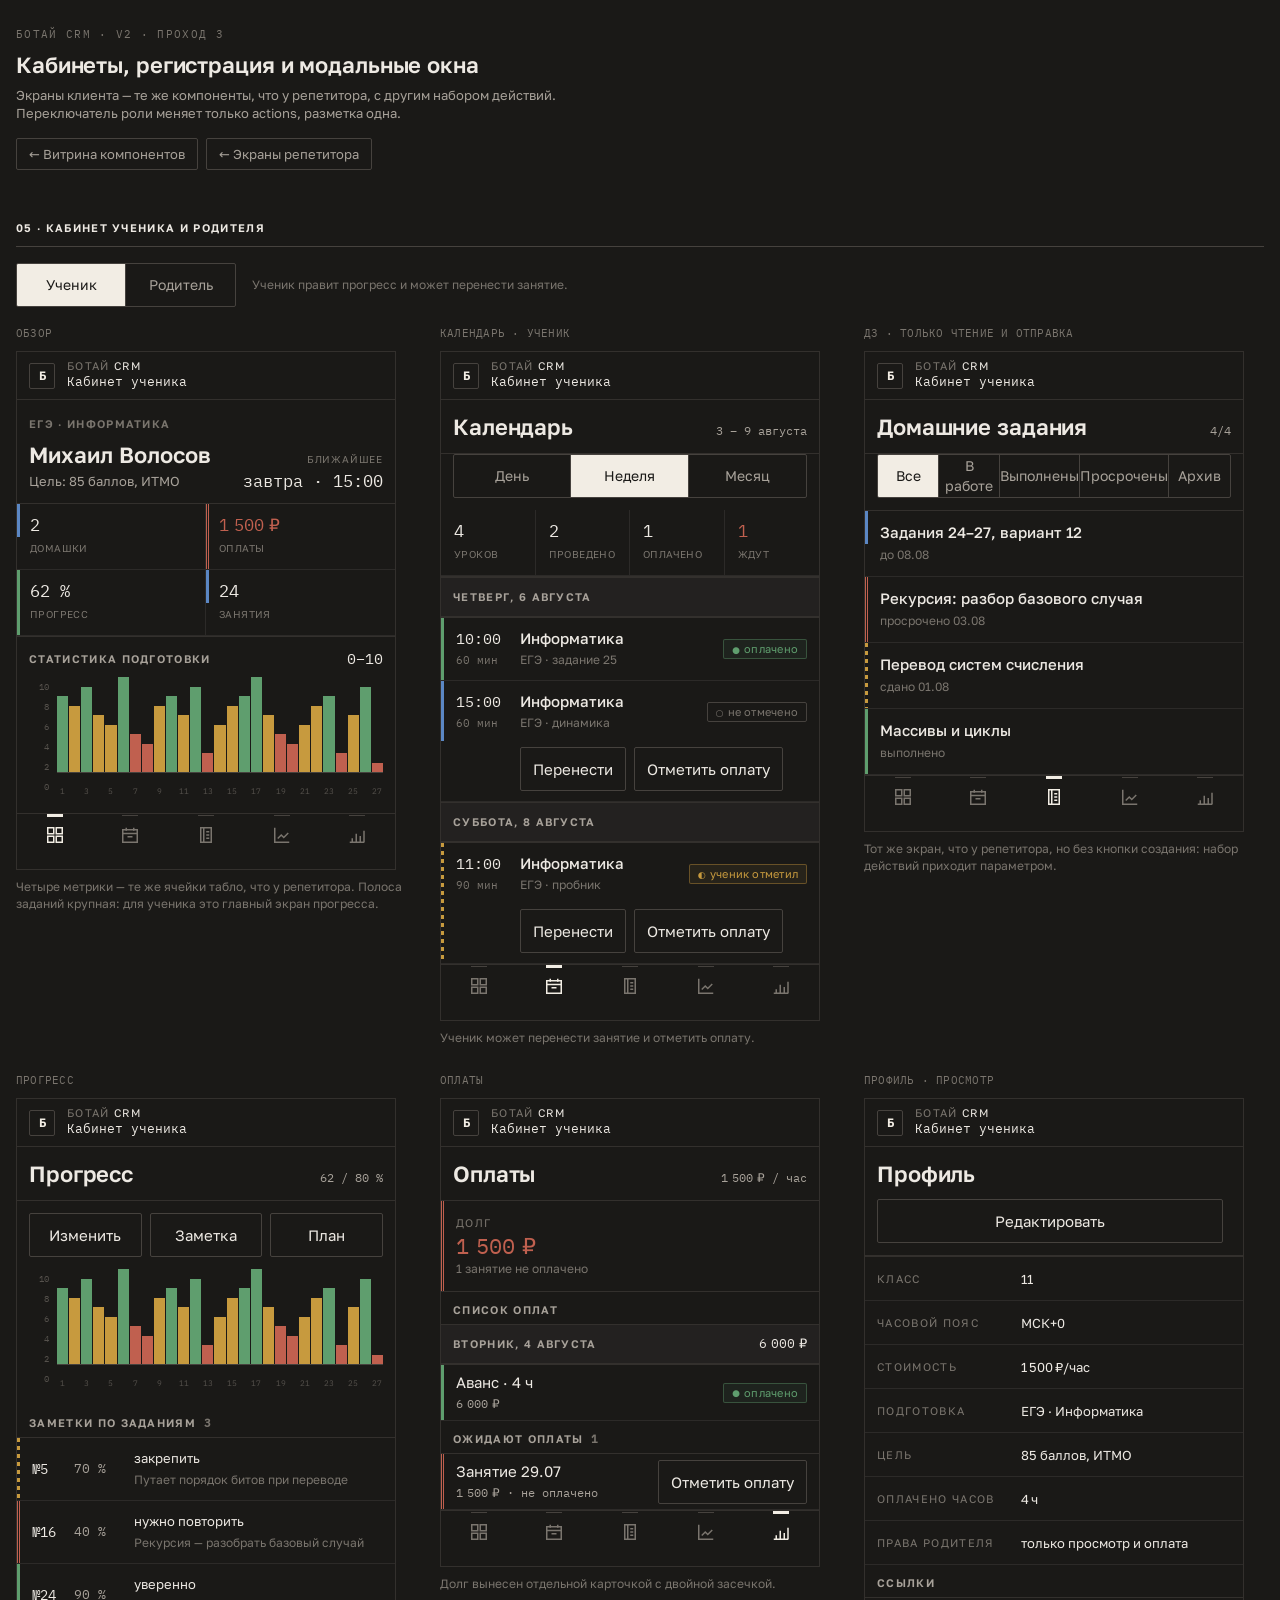
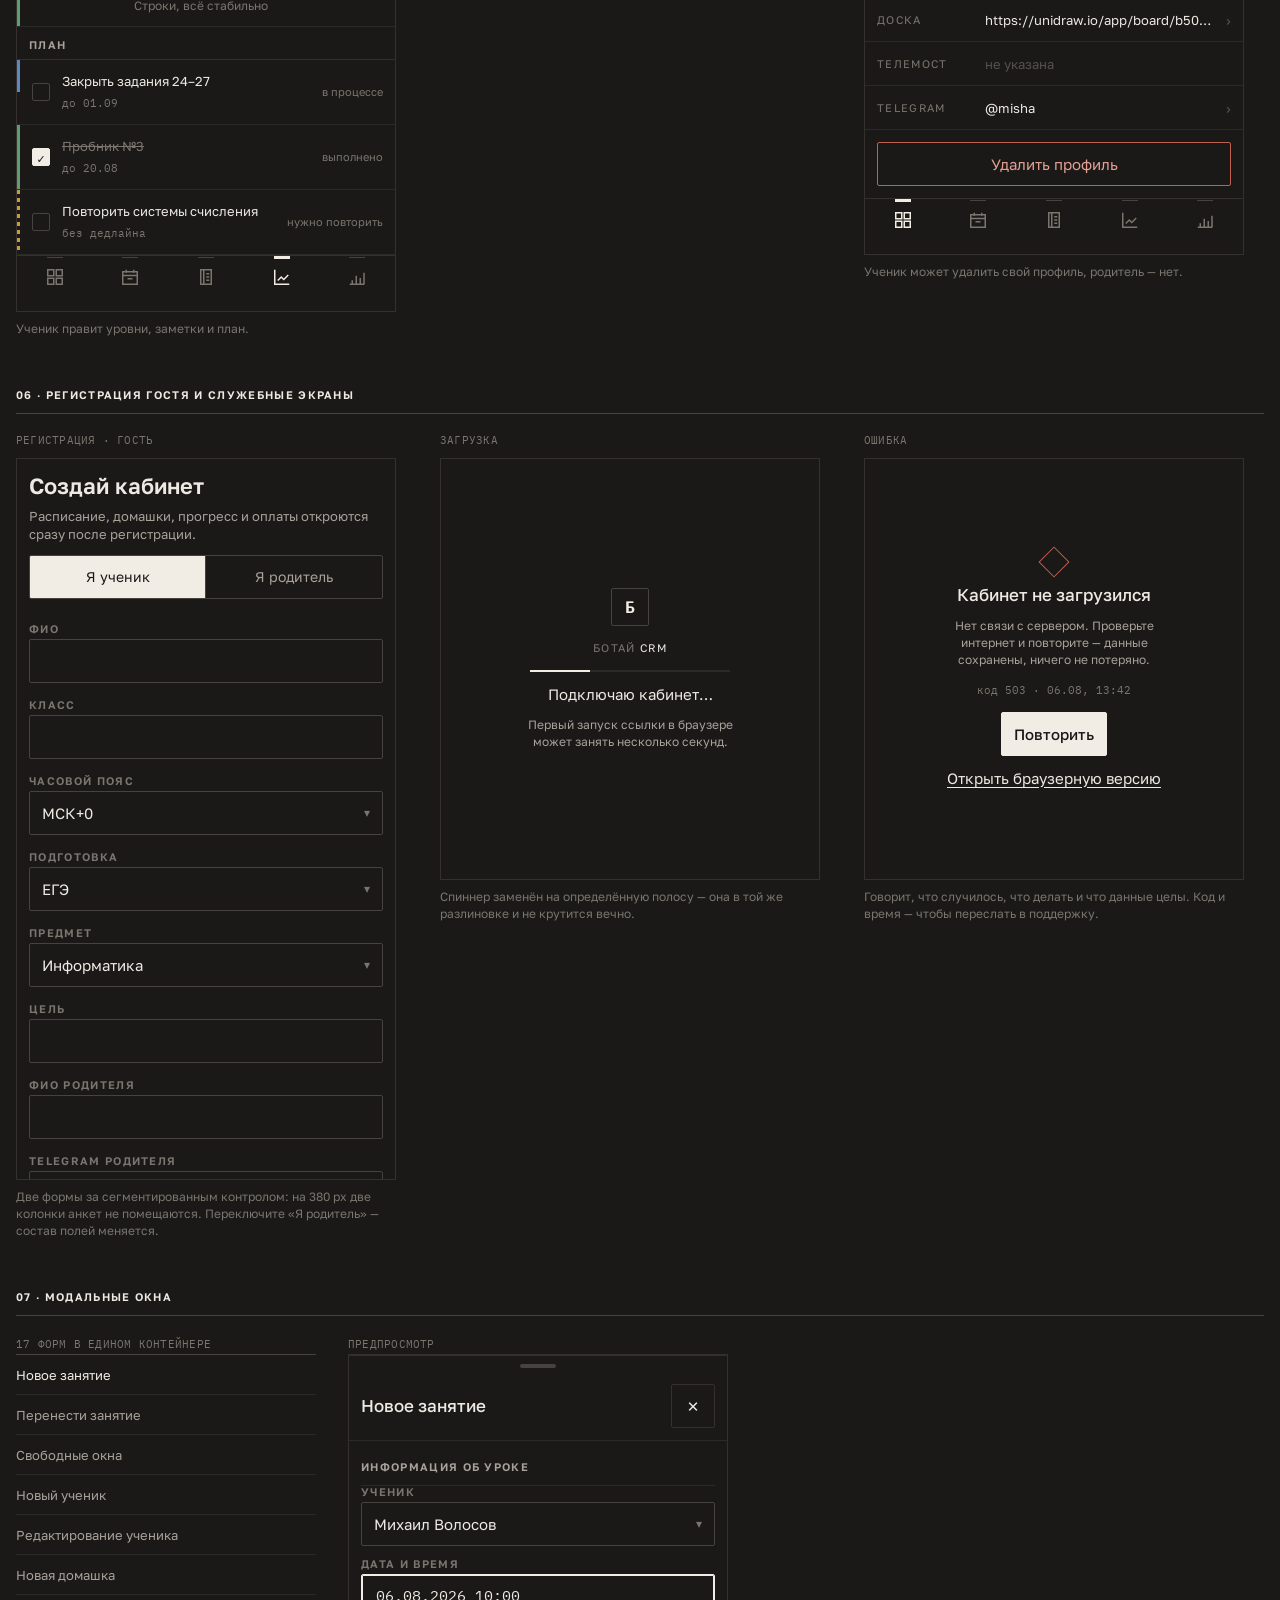
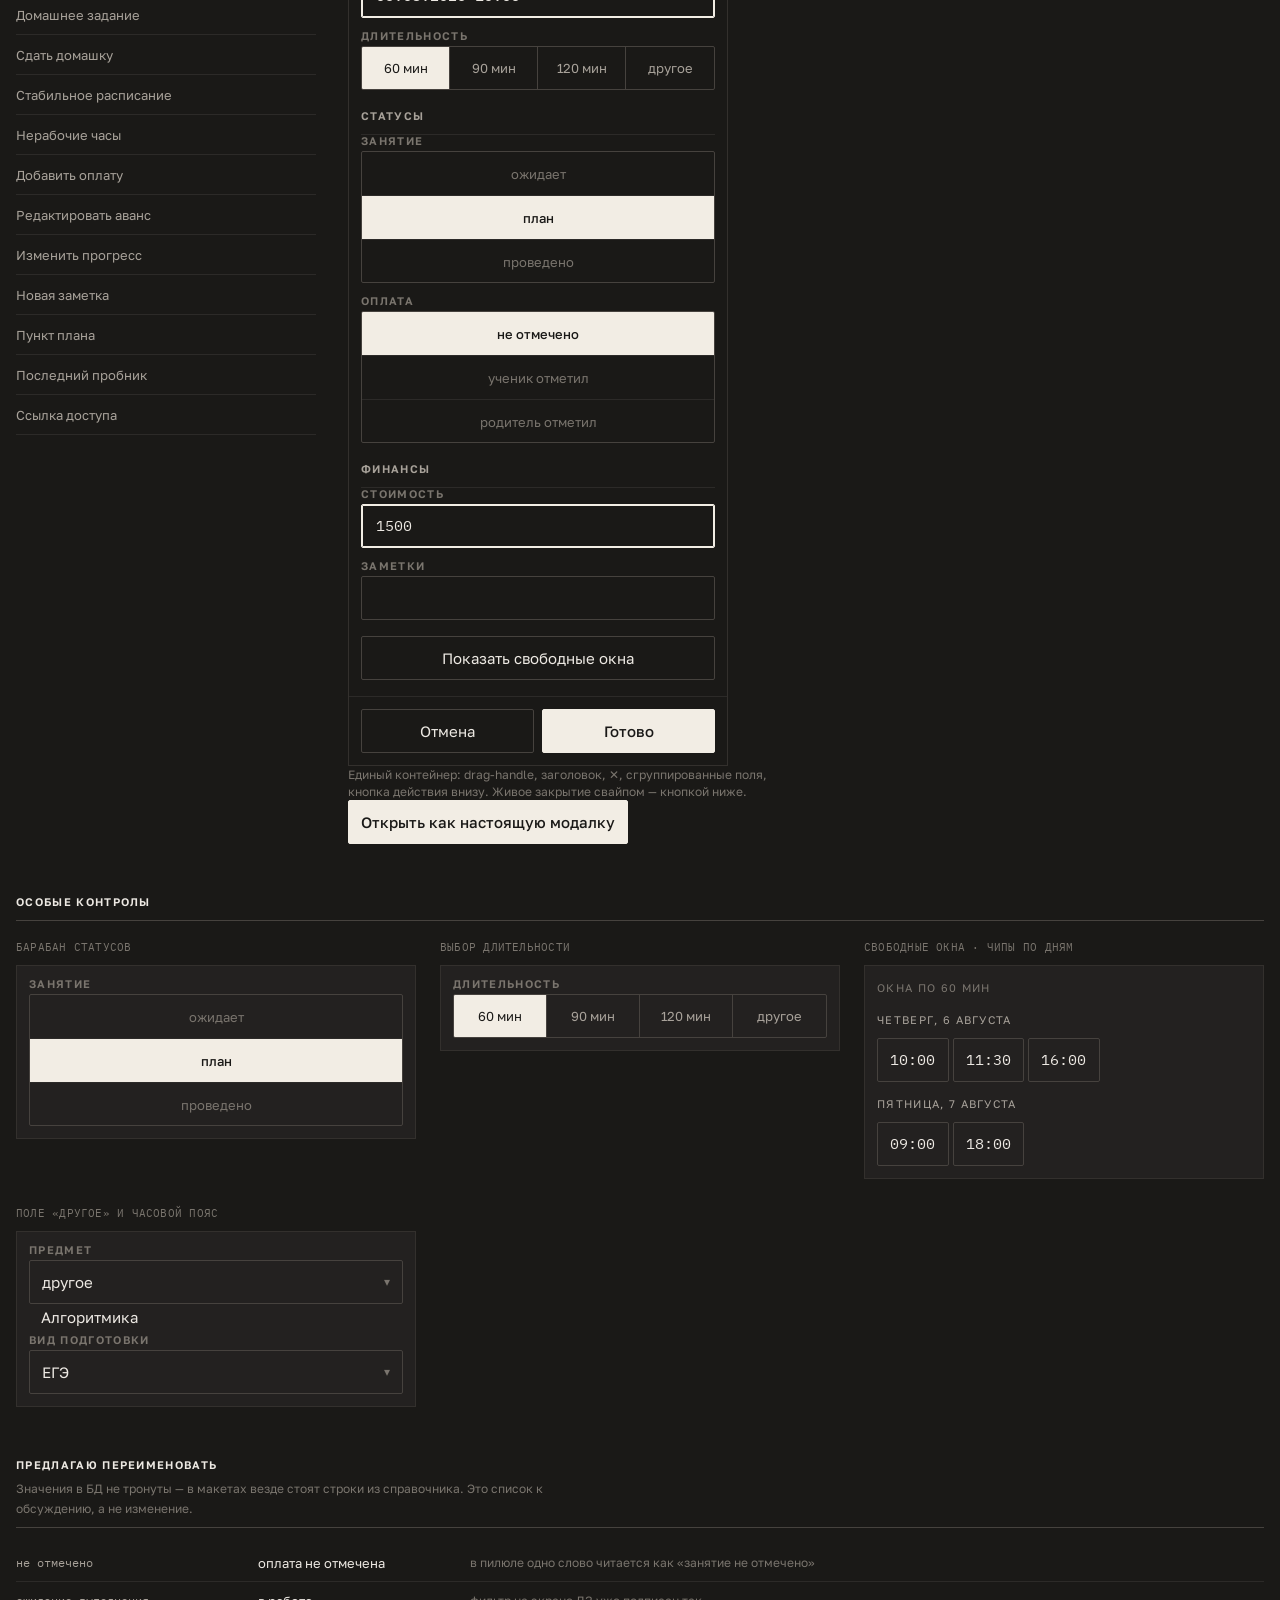
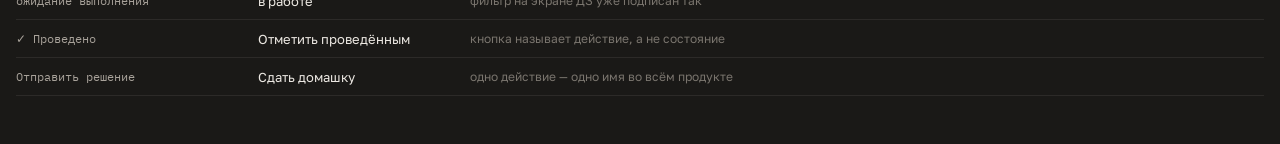
<file: src/tutor_bot/web/v2/client.html>
<!doctype html>
<html lang="ru">
  <head>
    <meta charset="utf-8" />
    <meta name="viewport" content="width=device-width, initial-scale=1, viewport-fit=cover" />
    <title>БОТай CRM · кабинеты и модалки · проход 3</title>
    <link rel="stylesheet" href="./styles/tokens.css" />
    <link rel="stylesheet" href="./styles/base.css" />
    <link rel="stylesheet" href="./styles/ui.css" />
    <style>
      /* Обвязка самой витрины. Продуктовые компоненты сюда не заглядывают. */
      body { padding: var(--space-6) var(--space-4) var(--space-12); }

      #root { max-width: 1280px; margin: 0 auto; display: flex; flex-direction: column; gap: var(--space-12); }

      .kit-head { display: flex; flex-direction: column; gap: var(--space-2); max-width: 68ch; }
      .kit-head__eyebrow {
        font-size: var(--fs-caps); letter-spacing: var(--tr-caps);
        text-transform: uppercase; color: var(--text-3);
      }
      .kit-head__title { font-size: var(--fs-title); line-height: var(--lh-title); font-weight: var(--fw-semibold); letter-spacing: var(--tr-title); }
      .kit-head__lead { font-size: var(--fs-meta); line-height: var(--lh-meta); color: var(--text-2); }
      .kit-nav { display: flex; flex-wrap: wrap; gap: var(--space-2); margin-top: var(--space-2); }
      .kit-nav__link {
        height: var(--chip); display: inline-flex; align-items: center; padding: 0 var(--space-3);
        border: var(--hair) solid var(--border-strong); border-radius: var(--radius-1);
        font-size: var(--fs-meta); color: var(--text-2);
      }

      .kit-section { display: flex; flex-direction: column; gap: var(--space-4); scroll-margin-top: var(--space-4); }
      .kit-section__head { border-bottom: var(--hair) solid var(--border-strong); padding-bottom: var(--space-2); }
      .kit-section__title {
        font-size: var(--fs-caps); letter-spacing: var(--tr-caps);
        text-transform: uppercase; font-weight: var(--fw-semibold);
      }
      .kit-section__note { margin-top: var(--space-1); font-size: var(--fs-cap); color: var(--text-3); max-width: 76ch; }

      .kit-grid { display: grid; grid-template-columns: repeat(auto-fill, minmax(380px, 1fr)); gap: var(--space-6); align-items: start; }

      .kit-demo { display: flex; flex-direction: column; gap: var(--space-2); min-width: 0; }
      .kit-demo__label {
        font-family: var(--font-mono); font-size: var(--fs-caps); letter-spacing: var(--tr-micro);
        text-transform: uppercase; color: var(--text-3);
      }
      .kit-demo__stage { border: var(--hair) solid var(--border); background: var(--surface); padding: var(--space-3); }
      .kit-demo__note { font-size: var(--fs-cap); line-height: var(--lh-cap); color: var(--text-3); }

      .kit-list { border-top: var(--hair) solid var(--border-hair); background: var(--bg); }
      .kit-col { display: flex; flex-direction: column; gap: var(--space-2); }
      .kit-row-4 { display: grid; grid-template-columns: repeat(2, 1fr); gap: var(--space-2); }
      .kit-row-inline { display: flex; flex-wrap: wrap; align-items: center; gap: var(--space-2); }

      .kit-tokens { display: flex; flex-direction: column; }
      .kit-token {
        display: grid; grid-template-columns: 28px 150px 1fr; align-items: center; gap: var(--space-3);
        height: 34px; border-bottom: var(--hair) solid var(--border-hair);
      }
      .kit-token__chip { width: 22px; height: 22px; border: var(--hair) solid var(--border-strong); }
      .kit-token__notch { position: relative; display: block; width: 22px; height: 24px; background: var(--surface-2); }
      .kit-token__name { font-size: var(--fs-cap); color: var(--text); }
      .kit-token__use { font-size: var(--fs-cap); color: var(--text-3); }

      .kit-types { display: flex; flex-direction: column; }
      .kit-type {
        display: grid; grid-template-columns: 110px 1fr 130px; align-items: baseline; gap: var(--space-3);
        padding: var(--space-2) 0; border-bottom: var(--hair) solid var(--border-hair);
      }
      .kit-type__spec { font-size: var(--fs-cap); color: var(--text-2); }
      .kit-type__role { font-size: var(--fs-cap); color: var(--text-3); }

      .kit-band { display: flex; align-items: flex-end; gap: var(--space-2); }

      .kit-tabbar-stage { position: relative; height: calc(var(--tabbar) + var(--space-2)); }
      .kit-tabbar-stage .tabbar { position: absolute; border: var(--hair) solid var(--border); }
      .kit-fab-stage { position: relative; height: 200px; background: var(--bg); border: var(--hair) solid var(--border-hair); }
      .kit-fab-stage .fab { position: absolute; right: var(--space-4); bottom: var(--space-4); }

      .kit-fmts { display: flex; flex-direction: column; }
      .kit-fmt {
        display: grid; grid-template-columns: 1fr auto; gap: var(--space-3); align-items: baseline;
        padding: var(--space-1) 0; border-bottom: var(--hair) solid var(--border-hair);
      }
      .kit-fmt__call { font-size: var(--fs-cap); color: var(--text-3); }
      .kit-fmt__result { font-size: var(--fs-meta); color: var(--text); }


      .kit-grid--phones { grid-template-columns: repeat(auto-fill, minmax(400px, 1fr)); align-items: start; }
      .phone {
        position: relative; width: 380px; max-width: 100%;
        background: var(--bg); border: var(--hair) solid var(--border);
        display: flex; flex-direction: column; overflow: hidden;
      }
      .phone__body { max-height: 720px; overflow-y: auto; }
      .phone .header { position: static; }
      .phone .detail-head { position: static; }
      .phone .tabbar { position: static; height: var(--tabbar); padding-bottom: 0; }
      .phone__fab { position: relative; height: 72px; }
      .phone__fab .fab { position: absolute; right: var(--space-4); bottom: var(--space-3); }

      .role-switch { display: flex; align-items: center; gap: var(--space-4); flex-wrap: wrap; }
      .role-switch .segmented { width: 220px; }
      .role-switch__note { font-size: var(--fs-cap); color: var(--text-3); }
      .modal-layout { display: grid; grid-template-columns: 300px minmax(0, 420px); gap: var(--space-8); align-items: start; }
      .modal-catalog { display: flex; flex-direction: column; border-top: var(--hair) solid var(--border-strong); }
      .modal-catalog__item {
        min-height: 40px; padding: var(--space-2) var(--space-2) var(--space-2) 0; text-align: left;
        border-bottom: var(--hair) solid var(--border-hair); font-size: var(--fs-meta); color: var(--text-2);
      }
      .modal-catalog__item.is-active { color: var(--accent); }
      .modal--static { max-height: none; animation: none; }
      .rename {
        display: grid; grid-template-columns: 230px 200px minmax(0, 1fr); gap: var(--space-3);
        align-items: center; min-height: 38px; padding: 7px 0; border-bottom: var(--hair) solid var(--border-hair);
      }
      .rename__from { font-size: var(--fs-cap); color: var(--text-2); }
      .rename__to { font-size: var(--fs-meta); }
      .rename__why { font-size: var(--fs-cap); color: var(--text-3); }
      @media (max-width: 900px) { .modal-layout { grid-template-columns: 1fr; } .rename { grid-template-columns: 1fr; gap: var(--space-1); } }
      @media (max-width: 720px) { .kit-grid--phones { grid-template-columns: 1fr; } .phone { width: 100%; } }
      @media (max-width: 720px) {
        .kit-grid { grid-template-columns: 1fr; }
        body { padding: var(--space-4) var(--space-3) var(--space-12); }
      }
    </style>
  </head>
  <body>
    <div id="root"></div>
    <script type="module" src="./client-preview.js"></script>
  </body>
</html>
</file>
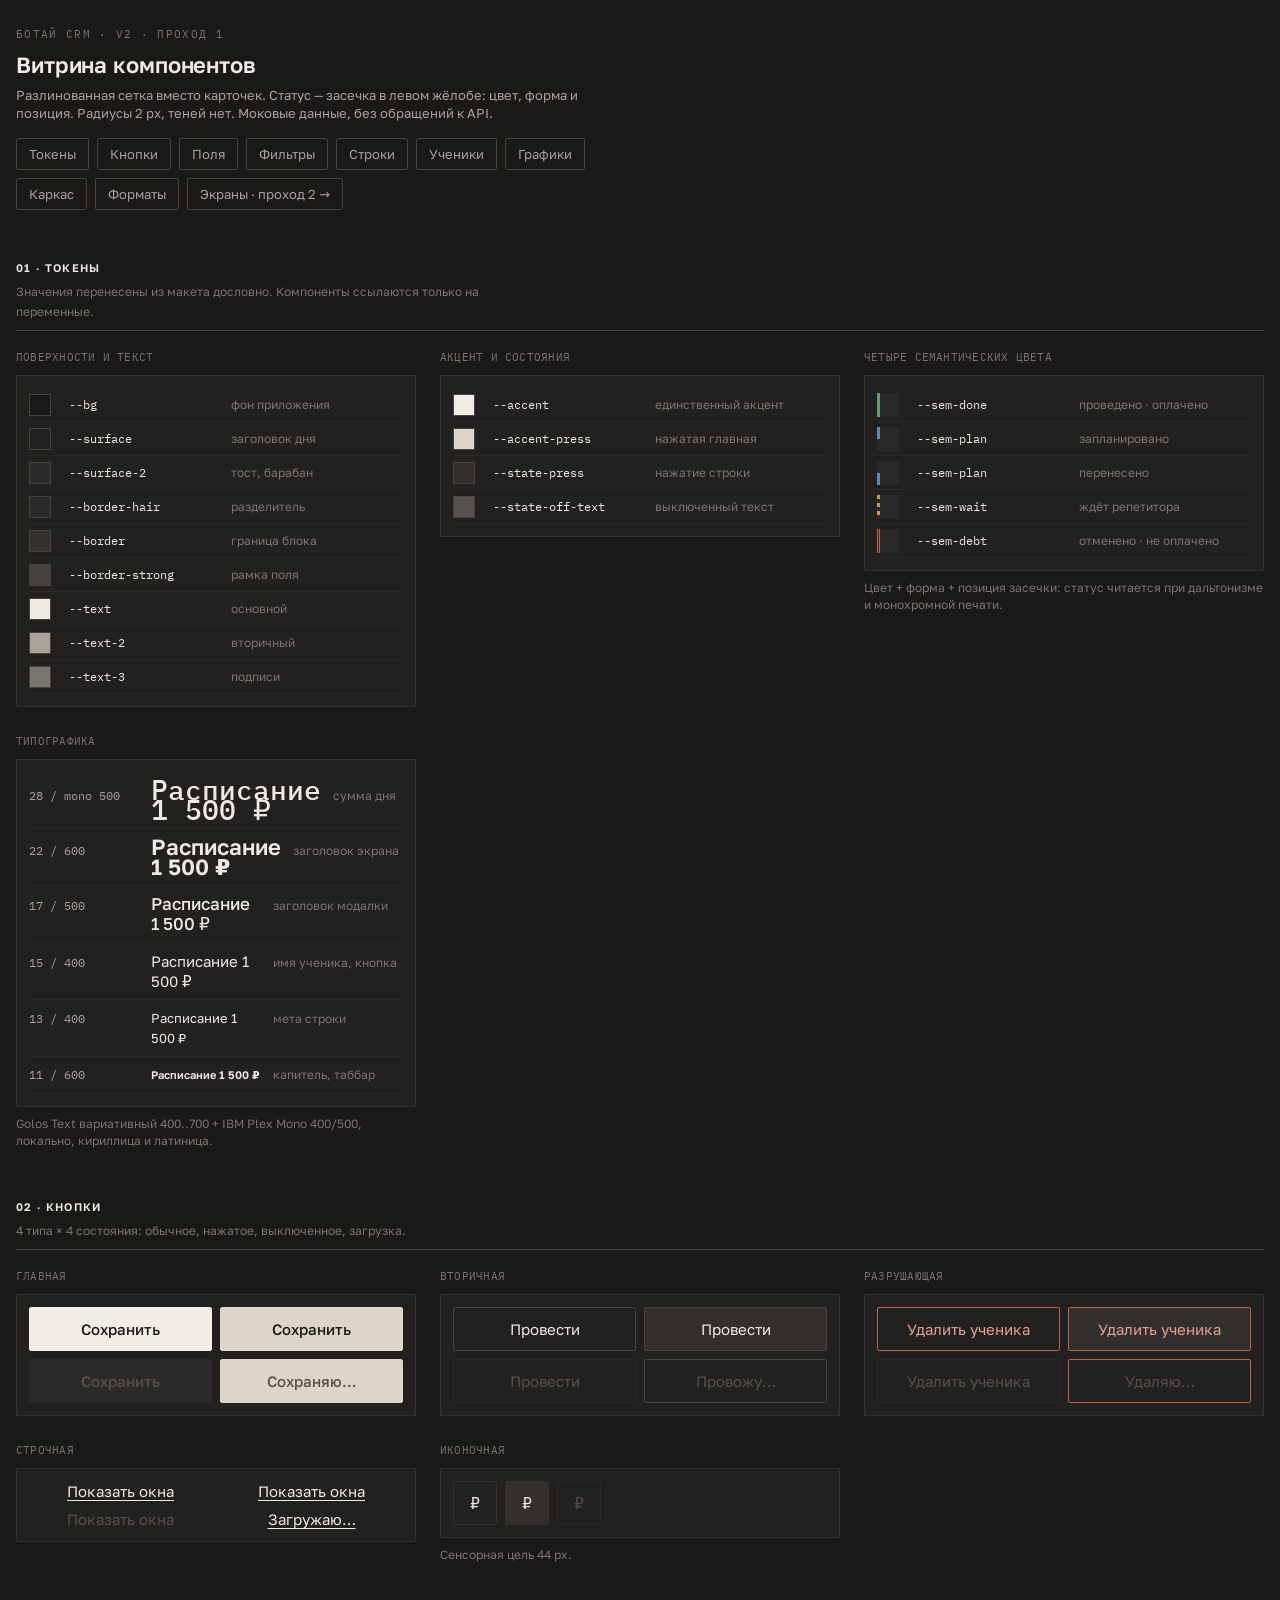
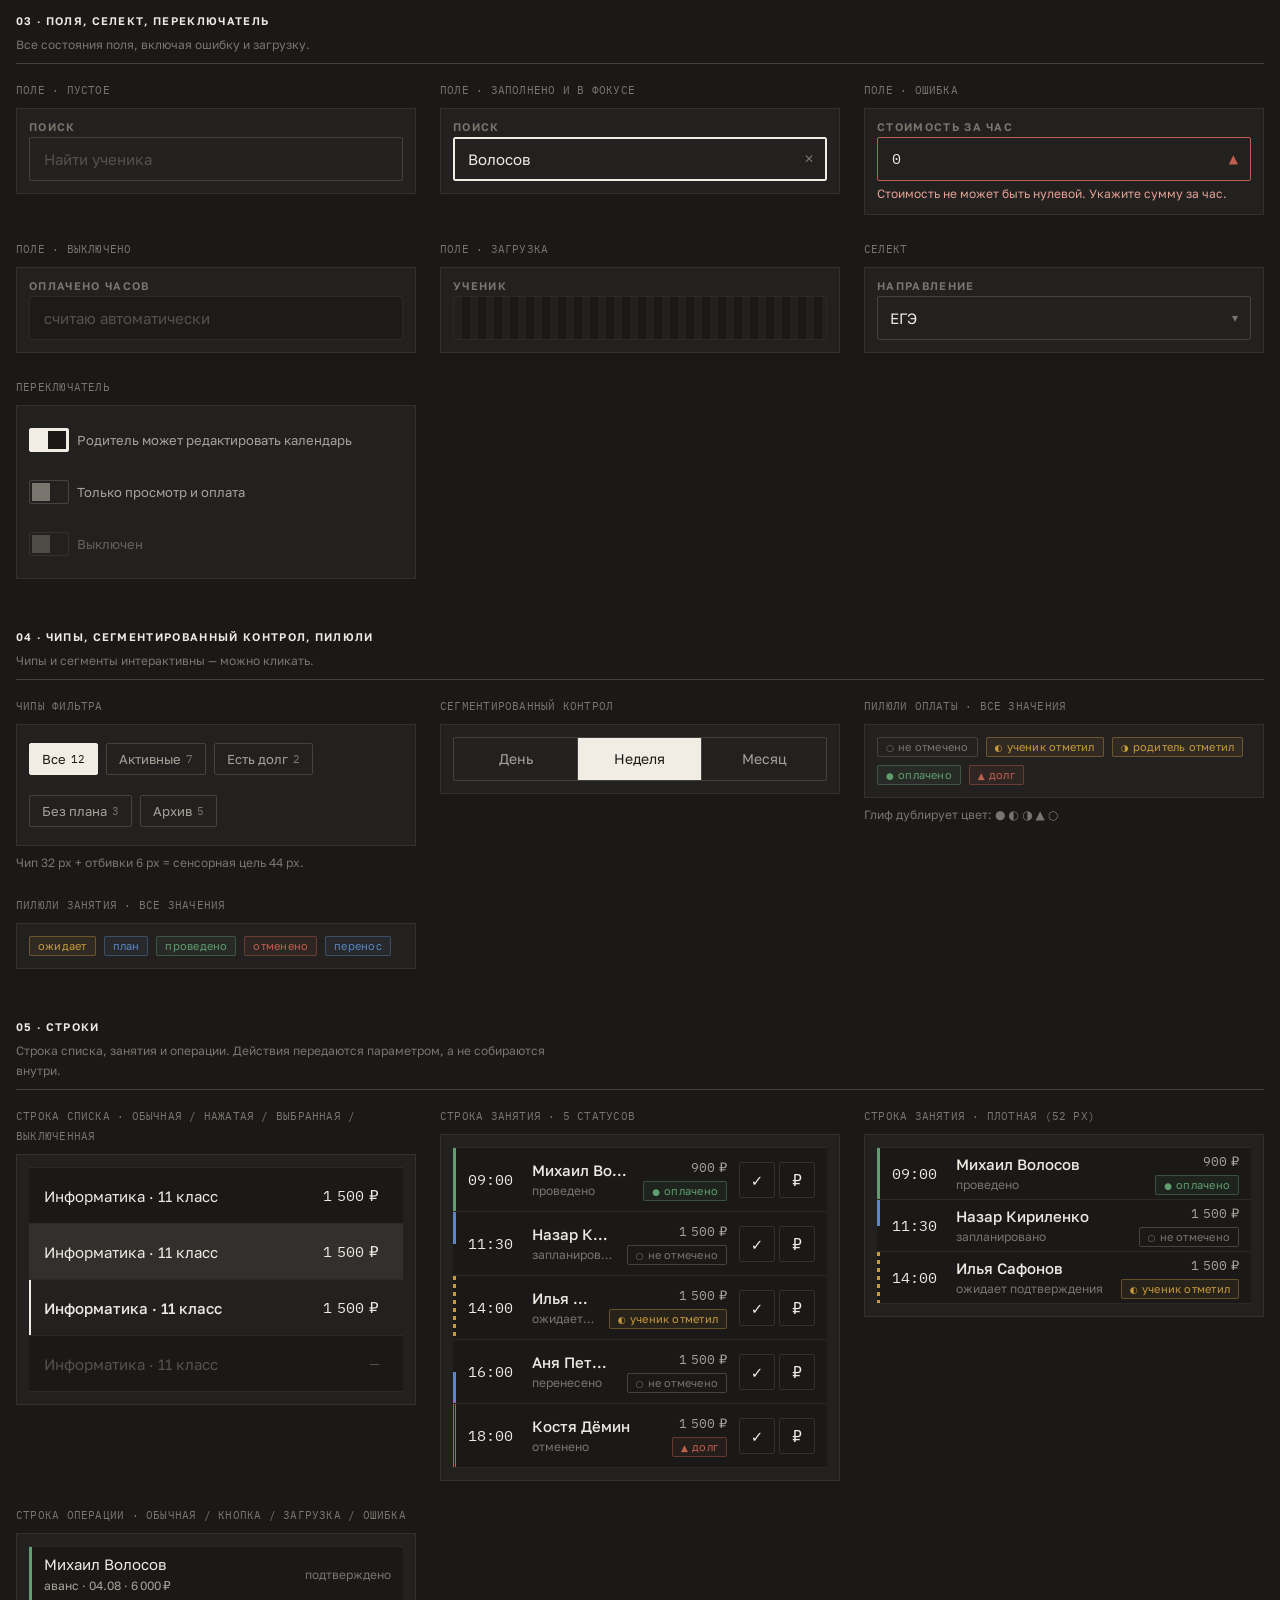
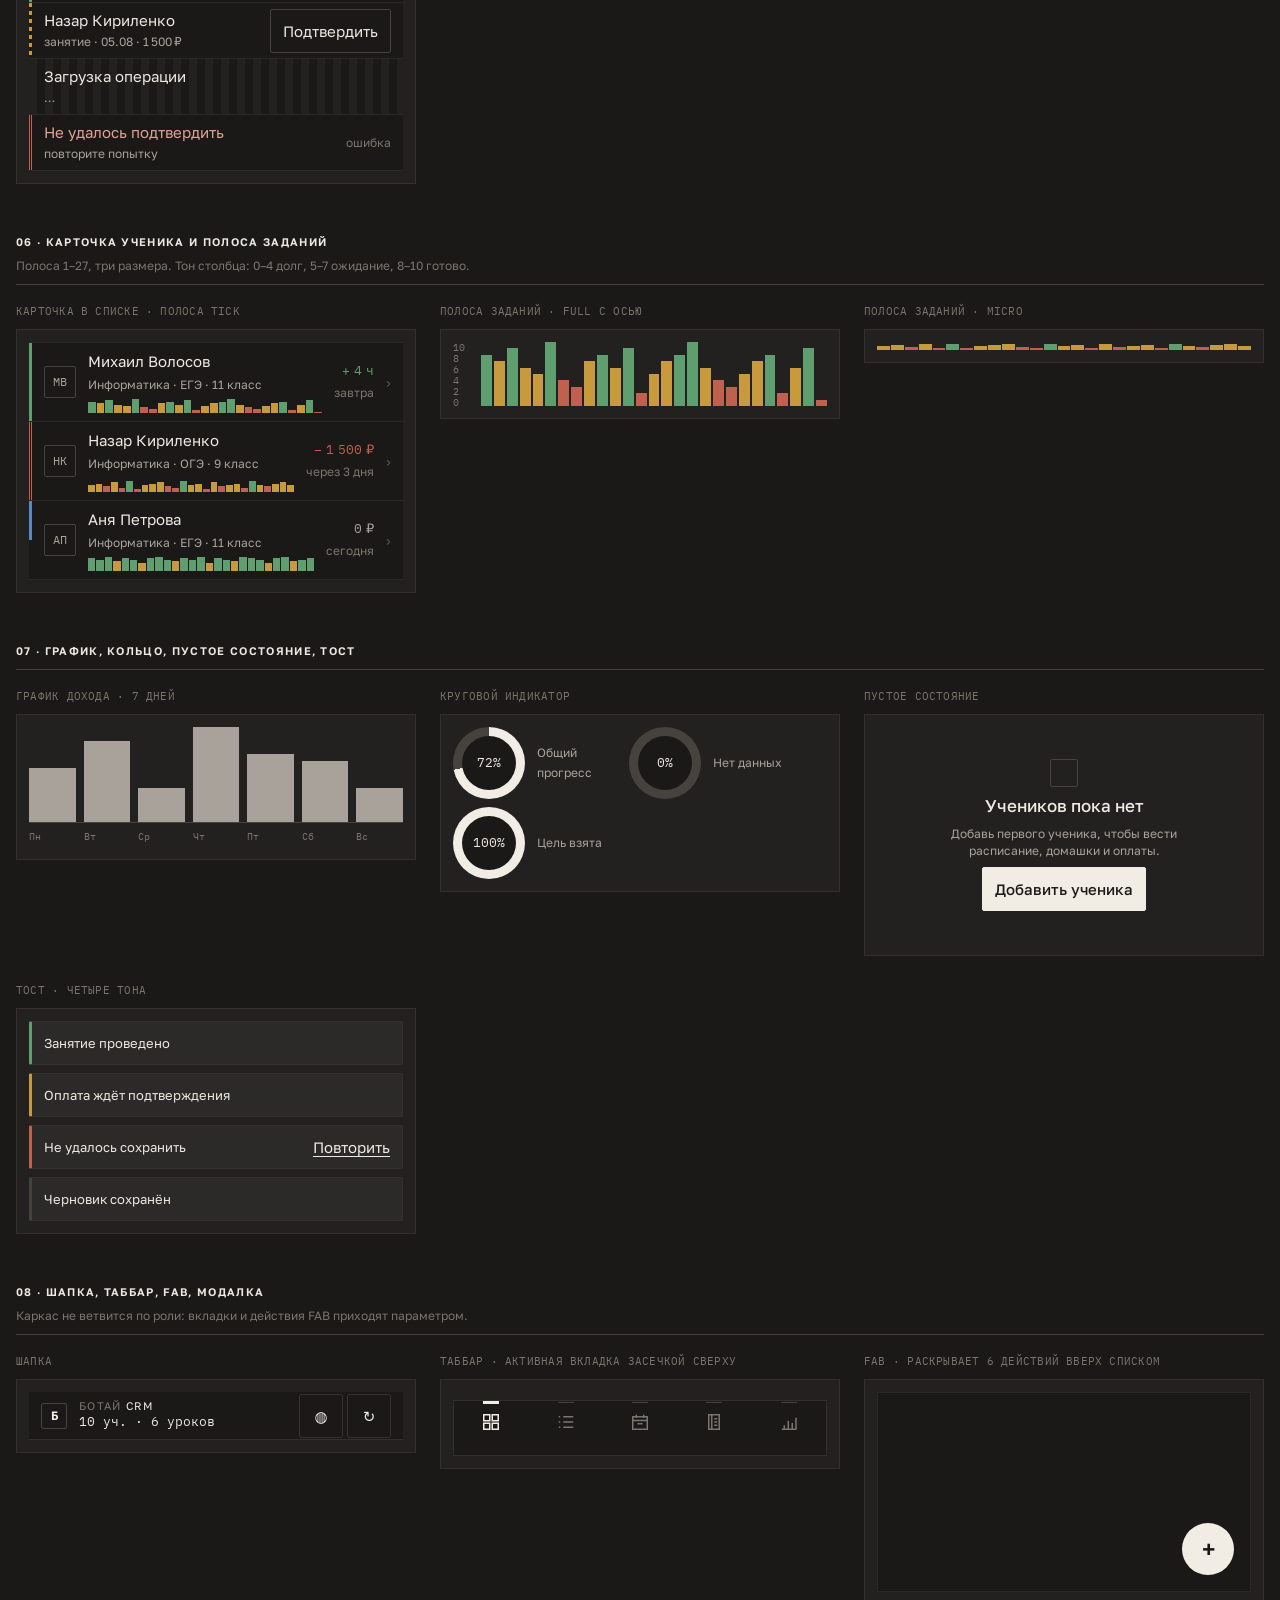
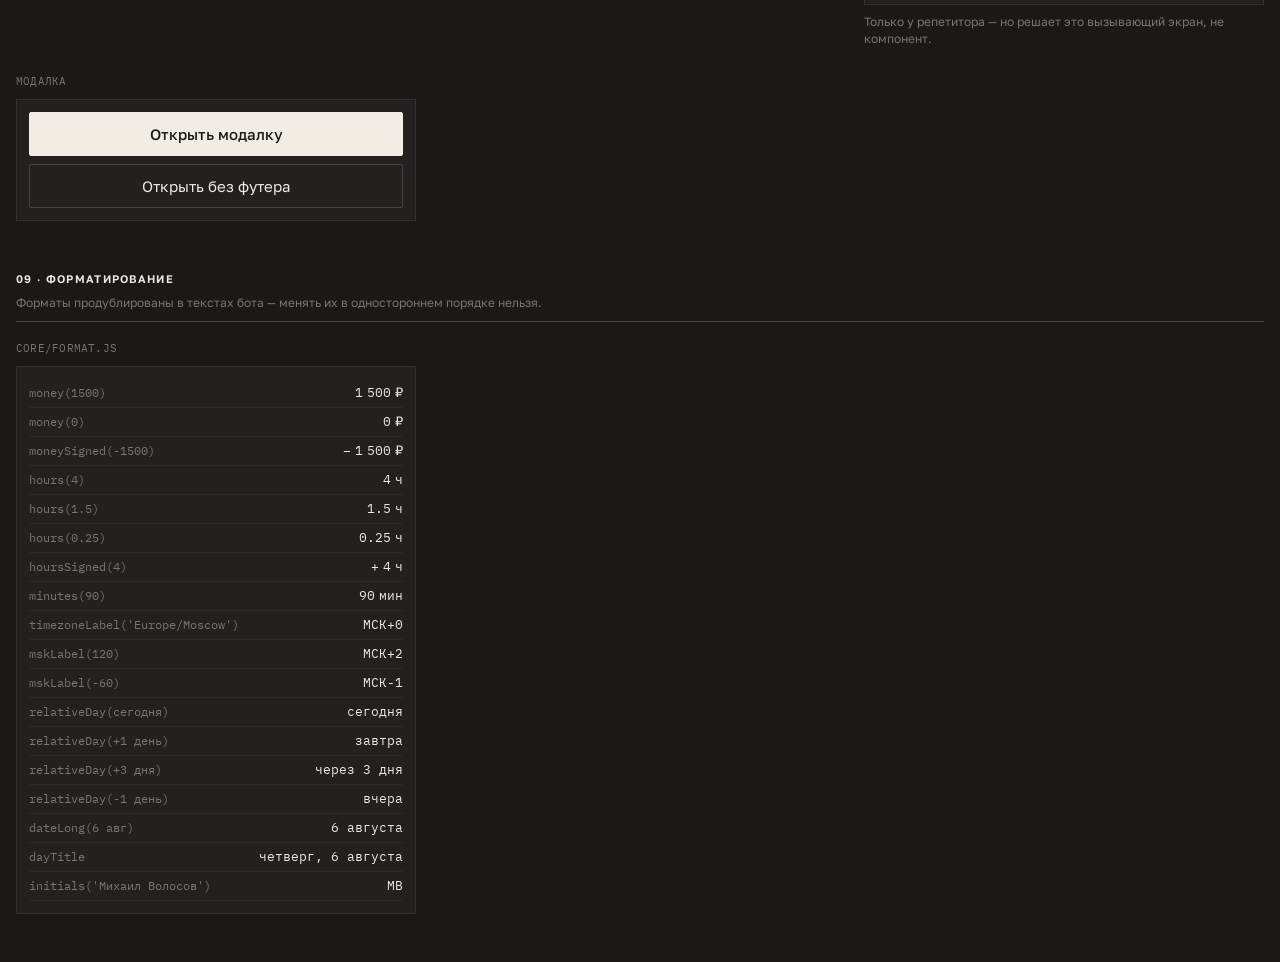
<file: src/tutor_bot/web/v2/kit.html>
<!doctype html>
<html lang="ru">
  <head>
    <meta charset="utf-8" />
    <meta name="viewport" content="width=device-width, initial-scale=1, viewport-fit=cover" />
    <title>БОТай CRM · витрина компонентов</title>
    <link rel="stylesheet" href="./styles/tokens.css" />
    <link rel="stylesheet" href="./styles/base.css" />
    <link rel="stylesheet" href="./styles/ui.css" />
    <style>
      /* Обвязка самой витрины. Продуктовые компоненты сюда не заглядывают. */
      body { padding: var(--space-6) var(--space-4) var(--space-12); }

      #root { max-width: 1280px; margin: 0 auto; display: flex; flex-direction: column; gap: var(--space-12); }

      .kit-head { display: flex; flex-direction: column; gap: var(--space-2); max-width: 68ch; }
      .kit-head__eyebrow {
        font-size: var(--fs-caps); letter-spacing: var(--tr-caps);
        text-transform: uppercase; color: var(--text-3);
      }
      .kit-head__title { font-size: var(--fs-title); line-height: var(--lh-title); font-weight: var(--fw-semibold); letter-spacing: var(--tr-title); }
      .kit-head__lead { font-size: var(--fs-meta); line-height: var(--lh-meta); color: var(--text-2); }
      .kit-nav { display: flex; flex-wrap: wrap; gap: var(--space-2); margin-top: var(--space-2); }
      .kit-nav__link {
        height: var(--chip); display: inline-flex; align-items: center; padding: 0 var(--space-3);
        border: var(--hair) solid var(--border-strong); border-radius: var(--radius-1);
        font-size: var(--fs-meta); color: var(--text-2);
      }

      .kit-section { display: flex; flex-direction: column; gap: var(--space-4); scroll-margin-top: var(--space-4); }
      .kit-section__head { border-bottom: var(--hair) solid var(--border-strong); padding-bottom: var(--space-2); }
      .kit-section__title {
        font-size: var(--fs-caps); letter-spacing: var(--tr-caps);
        text-transform: uppercase; font-weight: var(--fw-semibold);
      }
      .kit-section__note { margin-top: var(--space-1); font-size: var(--fs-cap); color: var(--text-3); max-width: 76ch; }

      .kit-grid { display: grid; grid-template-columns: repeat(auto-fill, minmax(380px, 1fr)); gap: var(--space-6); align-items: start; }

      .kit-demo { display: flex; flex-direction: column; gap: var(--space-2); min-width: 0; }
      .kit-demo__label {
        font-family: var(--font-mono); font-size: var(--fs-caps); letter-spacing: var(--tr-micro);
        text-transform: uppercase; color: var(--text-3);
      }
      .kit-demo__stage { border: var(--hair) solid var(--border); background: var(--surface); padding: var(--space-3); }
      .kit-demo__note { font-size: var(--fs-cap); line-height: var(--lh-cap); color: var(--text-3); }

      .kit-list { border-top: var(--hair) solid var(--border-hair); background: var(--bg); }
      .kit-col { display: flex; flex-direction: column; gap: var(--space-2); }
      .kit-row-4 { display: grid; grid-template-columns: repeat(2, 1fr); gap: var(--space-2); }
      .kit-row-inline { display: flex; flex-wrap: wrap; align-items: center; gap: var(--space-2); }

      .kit-tokens { display: flex; flex-direction: column; }
      .kit-token {
        display: grid; grid-template-columns: 28px 150px 1fr; align-items: center; gap: var(--space-3);
        height: 34px; border-bottom: var(--hair) solid var(--border-hair);
      }
      .kit-token__chip { width: 22px; height: 22px; border: var(--hair) solid var(--border-strong); }
      .kit-token__notch { position: relative; display: block; width: 22px; height: 24px; background: var(--surface-2); }
      .kit-token__name { font-size: var(--fs-cap); color: var(--text); }
      .kit-token__use { font-size: var(--fs-cap); color: var(--text-3); }

      .kit-types { display: flex; flex-direction: column; }
      .kit-type {
        display: grid; grid-template-columns: 110px 1fr 130px; align-items: baseline; gap: var(--space-3);
        padding: var(--space-2) 0; border-bottom: var(--hair) solid var(--border-hair);
      }
      .kit-type__spec { font-size: var(--fs-cap); color: var(--text-2); }
      .kit-type__role { font-size: var(--fs-cap); color: var(--text-3); }

      .kit-band { display: flex; align-items: flex-end; gap: var(--space-2); }

      .kit-tabbar-stage { position: relative; height: calc(var(--tabbar) + var(--space-2)); }
      .kit-tabbar-stage .tabbar { position: absolute; border: var(--hair) solid var(--border); }
      .kit-fab-stage { position: relative; height: 200px; background: var(--bg); border: var(--hair) solid var(--border-hair); }
      .kit-fab-stage .fab { position: absolute; right: var(--space-4); bottom: var(--space-4); }

      .kit-fmts { display: flex; flex-direction: column; }
      .kit-fmt {
        display: grid; grid-template-columns: 1fr auto; gap: var(--space-3); align-items: baseline;
        padding: var(--space-1) 0; border-bottom: var(--hair) solid var(--border-hair);
      }
      .kit-fmt__call { font-size: var(--fs-cap); color: var(--text-3); }
      .kit-fmt__result { font-size: var(--fs-meta); color: var(--text); }

      @media (max-width: 720px) {
        .kit-grid { grid-template-columns: 1fr; }
        body { padding: var(--space-4) var(--space-3) var(--space-12); }
      }
    </style>
  </head>
  <body>
    <div id="root"></div>
    <script type="module" src="./kit.js"></script>
  </body>
</html>
</file>
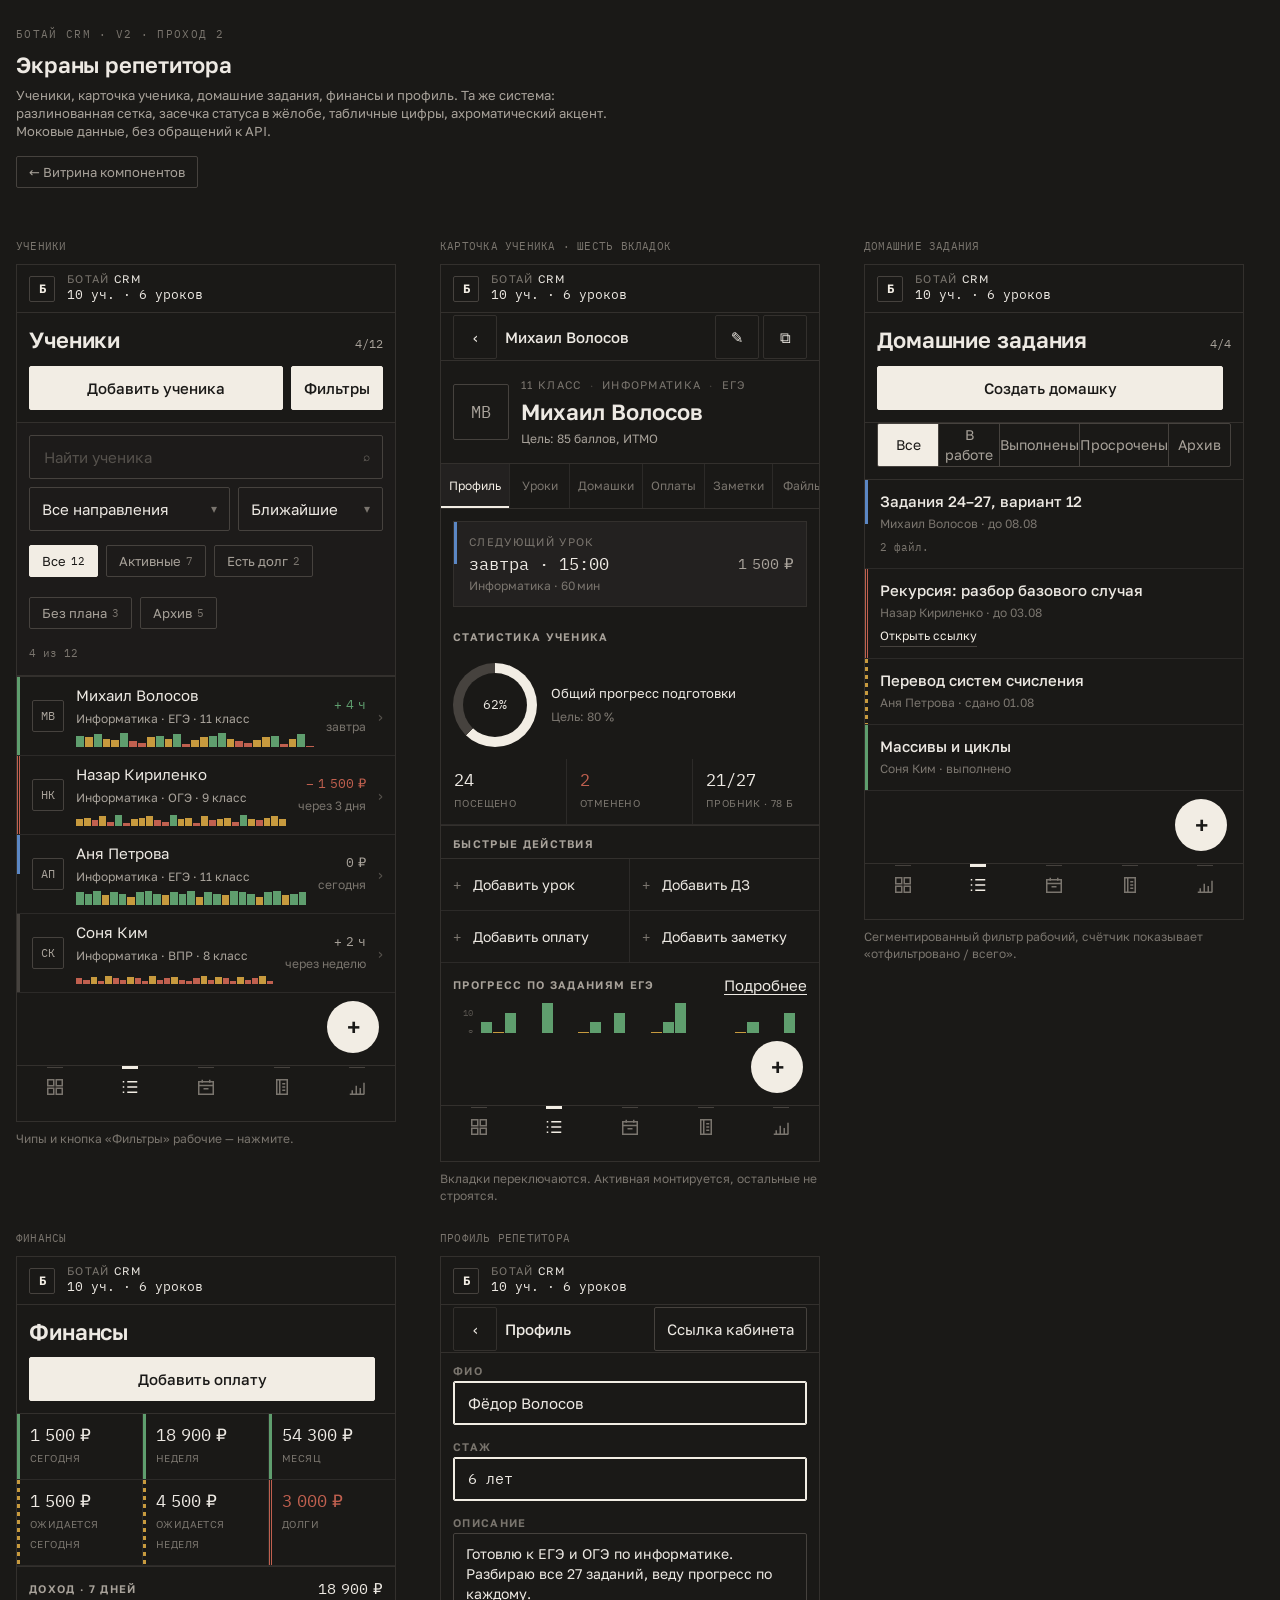
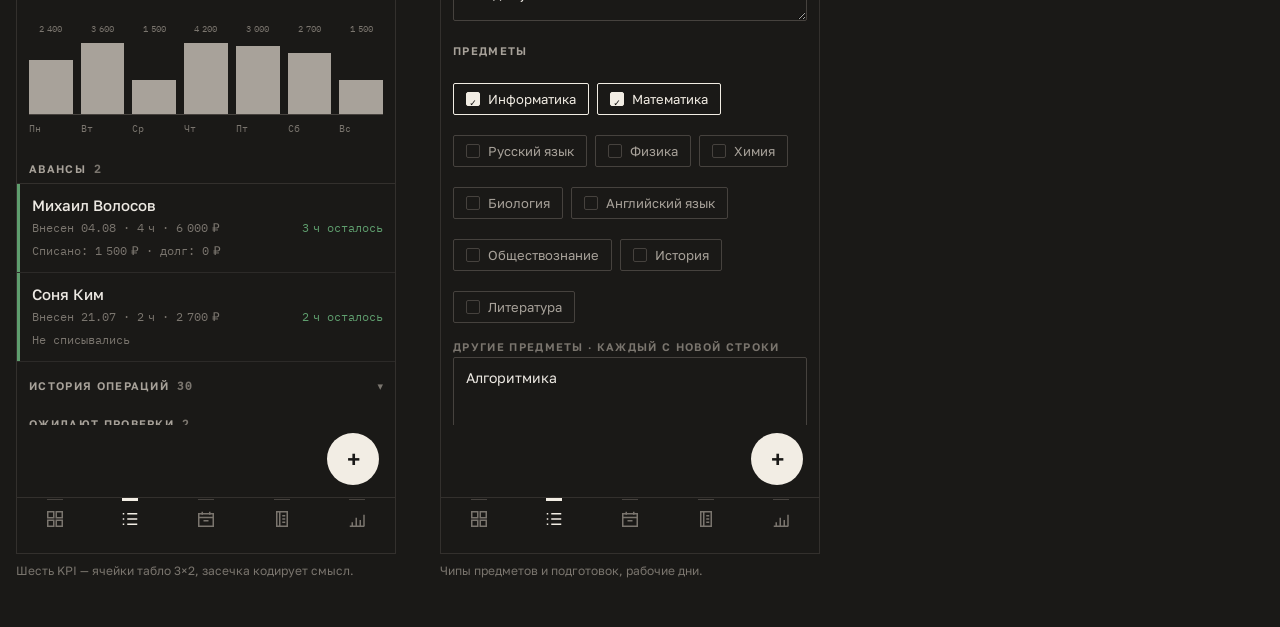
<file: src/tutor_bot/web/v2/screens.html>
<!doctype html>
<html lang="ru">
  <head>
    <meta charset="utf-8" />
    <meta name="viewport" content="width=device-width, initial-scale=1, viewport-fit=cover" />
    <title>БОТай CRM · экраны · проход 2</title>
    <link rel="stylesheet" href="./styles/tokens.css" />
    <link rel="stylesheet" href="./styles/base.css" />
    <link rel="stylesheet" href="./styles/ui.css" />
    <style>
      /* Обвязка самой витрины. Продуктовые компоненты сюда не заглядывают. */
      body { padding: var(--space-6) var(--space-4) var(--space-12); }

      #root { max-width: 1280px; margin: 0 auto; display: flex; flex-direction: column; gap: var(--space-12); }

      .kit-head { display: flex; flex-direction: column; gap: var(--space-2); max-width: 68ch; }
      .kit-head__eyebrow {
        font-size: var(--fs-caps); letter-spacing: var(--tr-caps);
        text-transform: uppercase; color: var(--text-3);
      }
      .kit-head__title { font-size: var(--fs-title); line-height: var(--lh-title); font-weight: var(--fw-semibold); letter-spacing: var(--tr-title); }
      .kit-head__lead { font-size: var(--fs-meta); line-height: var(--lh-meta); color: var(--text-2); }
      .kit-nav { display: flex; flex-wrap: wrap; gap: var(--space-2); margin-top: var(--space-2); }
      .kit-nav__link {
        height: var(--chip); display: inline-flex; align-items: center; padding: 0 var(--space-3);
        border: var(--hair) solid var(--border-strong); border-radius: var(--radius-1);
        font-size: var(--fs-meta); color: var(--text-2);
      }

      .kit-section { display: flex; flex-direction: column; gap: var(--space-4); scroll-margin-top: var(--space-4); }
      .kit-section__head { border-bottom: var(--hair) solid var(--border-strong); padding-bottom: var(--space-2); }
      .kit-section__title {
        font-size: var(--fs-caps); letter-spacing: var(--tr-caps);
        text-transform: uppercase; font-weight: var(--fw-semibold);
      }
      .kit-section__note { margin-top: var(--space-1); font-size: var(--fs-cap); color: var(--text-3); max-width: 76ch; }

      .kit-grid { display: grid; grid-template-columns: repeat(auto-fill, minmax(380px, 1fr)); gap: var(--space-6); align-items: start; }

      .kit-demo { display: flex; flex-direction: column; gap: var(--space-2); min-width: 0; }
      .kit-demo__label {
        font-family: var(--font-mono); font-size: var(--fs-caps); letter-spacing: var(--tr-micro);
        text-transform: uppercase; color: var(--text-3);
      }
      .kit-demo__stage { border: var(--hair) solid var(--border); background: var(--surface); padding: var(--space-3); }
      .kit-demo__note { font-size: var(--fs-cap); line-height: var(--lh-cap); color: var(--text-3); }

      .kit-list { border-top: var(--hair) solid var(--border-hair); background: var(--bg); }
      .kit-col { display: flex; flex-direction: column; gap: var(--space-2); }
      .kit-row-4 { display: grid; grid-template-columns: repeat(2, 1fr); gap: var(--space-2); }
      .kit-row-inline { display: flex; flex-wrap: wrap; align-items: center; gap: var(--space-2); }

      .kit-tokens { display: flex; flex-direction: column; }
      .kit-token {
        display: grid; grid-template-columns: 28px 150px 1fr; align-items: center; gap: var(--space-3);
        height: 34px; border-bottom: var(--hair) solid var(--border-hair);
      }
      .kit-token__chip { width: 22px; height: 22px; border: var(--hair) solid var(--border-strong); }
      .kit-token__notch { position: relative; display: block; width: 22px; height: 24px; background: var(--surface-2); }
      .kit-token__name { font-size: var(--fs-cap); color: var(--text); }
      .kit-token__use { font-size: var(--fs-cap); color: var(--text-3); }

      .kit-types { display: flex; flex-direction: column; }
      .kit-type {
        display: grid; grid-template-columns: 110px 1fr 130px; align-items: baseline; gap: var(--space-3);
        padding: var(--space-2) 0; border-bottom: var(--hair) solid var(--border-hair);
      }
      .kit-type__spec { font-size: var(--fs-cap); color: var(--text-2); }
      .kit-type__role { font-size: var(--fs-cap); color: var(--text-3); }

      .kit-band { display: flex; align-items: flex-end; gap: var(--space-2); }

      .kit-tabbar-stage { position: relative; height: calc(var(--tabbar) + var(--space-2)); }
      .kit-tabbar-stage .tabbar { position: absolute; border: var(--hair) solid var(--border); }
      .kit-fab-stage { position: relative; height: 200px; background: var(--bg); border: var(--hair) solid var(--border-hair); }
      .kit-fab-stage .fab { position: absolute; right: var(--space-4); bottom: var(--space-4); }

      .kit-fmts { display: flex; flex-direction: column; }
      .kit-fmt {
        display: grid; grid-template-columns: 1fr auto; gap: var(--space-3); align-items: baseline;
        padding: var(--space-1) 0; border-bottom: var(--hair) solid var(--border-hair);
      }
      .kit-fmt__call { font-size: var(--fs-cap); color: var(--text-3); }
      .kit-fmt__result { font-size: var(--fs-meta); color: var(--text); }


      .kit-grid--phones { grid-template-columns: repeat(auto-fill, minmax(400px, 1fr)); align-items: start; }
      .phone {
        position: relative; width: 380px; max-width: 100%;
        background: var(--bg); border: var(--hair) solid var(--border);
        display: flex; flex-direction: column; overflow: hidden;
      }
      .phone__body { max-height: 720px; overflow-y: auto; }
      .phone .header { position: static; }
      .phone .detail-head { position: static; }
      .phone .tabbar { position: static; height: var(--tabbar); padding-bottom: 0; }
      .phone__fab { position: relative; height: 72px; }
      .phone__fab .fab { position: absolute; right: var(--space-4); bottom: var(--space-3); }
      @media (max-width: 720px) { .kit-grid--phones { grid-template-columns: 1fr; } .phone { width: 100%; } }
      @media (max-width: 720px) {
        .kit-grid { grid-template-columns: 1fr; }
        body { padding: var(--space-4) var(--space-3) var(--space-12); }
      }
    </style>
  </head>
  <body>
    <div id="root"></div>
    <script type="module" src="./screens-preview.js"></script>
  </body>
</html>
</file>
<file: src/tutor_bot/web/v2/styles/tokens.css>
/* БОТай CRM — визуальная система «Журнал / Табло».
 * Значения перенесены дословно из дизайн-макета «Проход 1».
 * Ни один компонент не имеет права содержать литеральный цвет или размер —
 * только ссылки на эти переменные.
 */

:root {
  color-scheme: dark;

  /* --- Цвет · поверхности и текст ------------------------------------- */
  --bg: #1A1917;              /* фон приложения, тёплый графит */
  --surface: #232120;         /* заголовок дня, выделенная строка */
  --surface-2: #2C2A28;       /* тост, барабан, нажатое состояние */
  --surface-input-off: #1D1B1A; /* выключенное поле */
  --border-hair: #2C2A28;     /* разделитель внутри списка, 1 px */
  --border: #33302D;          /* граница блока, шапка, таббар */
  --border-strong: #46423E;   /* рамка поля, кнопки, оси графиков */
  --text: #EDE9E3;            /* основной, 12.4:1 к фону */
  --text-2: #A8A29A;          /* вторичный, 5.4:1 */
  --text-3: #7A756E;          /* подписи и капитель, 3.1:1 */

  /* --- Цвет · акцент, состояния --------------------------------------- */
  --accent: #F2EDE4;          /* единственный акцент, ахроматический */
  --accent-press: #DCD5C8;    /* нажатая главная кнопка */
  --accent-ink: #1A1917;      /* текст на акценте */
  --state-hover: #232120;     /* наведение (только браузер) */
  --state-press: #322F2C;     /* нажатие строки и кнопки */
  --state-off-bg: #2C2A28;    /* выключенная кнопка */
  --state-off-text: #55514C;  /* выключенный текст, шевроны */
  --focus: #F2EDE4;           /* обводка 2 px при фокусе с клавиатуры */

  /* --- Четыре семантических цвета -------------------------------------
   * Статус кодируется цветом + формой + позицией засечки, поэтому читается
   * при монохромной печати и при дальтонизме.
   */
  --sem-done: #5F9E6E;        /* сплошная — проведено · оплачено */
  --sem-plan: #5B87C4;        /* половина — запланировано / перенесено */
  --sem-wait: #C79A3E;        /* пунктир — всё, что ждёт репетитора */
  --sem-debt: #C0604F;        /* двойная тонкая — долг, отмена, ошибка */
  --sem-none: #46423E;        /* нейтральная засечка, «не отмечено» */
  --sem-debt-text: #E4A093;   /* текст разрушающей кнопки и ошибки поля */

  /* --- Типографика ----------------------------------------------------- */
  --font-sans: "Golos Text", system-ui, -apple-system, "Segoe UI", sans-serif;
  --font-mono: "IBM Plex Mono", ui-monospace, SFMono-Regular, Menlo, monospace;

  --fs-sum: 28px;    --lh-sum: 30px;   --tr-sum: -0.01em;   /* сумма дня, единственное крупное число */
  --fs-title: 22px;  --lh-title: 26px; --tr-title: -0.005em;/* заголовок экрана */
  --fs-modal: 17px;  --lh-modal: 22px;                      /* заголовок модалки, пустого состояния */
  --fs-body: 15px;   --lh-body: 20px;                       /* имя ученика, текст кнопки, поле */
  --fs-meta: 13px;   --lh-meta: 18px;                       /* мета строки, значение селекта */
  --fs-cap: 12px;    --lh-cap: 17px;   --tr-cap: 0.01em;    /* подпись, вторая строка */
  --fs-caps: 11px;   --lh-caps: 12px;  --tr-caps: 0.12em;   /* капитель секции, таббар */
  --fs-micro: 10px;  --lh-micro: 11px; --tr-micro: 0.02em;  /* ось графика, номер задания */

  --fw-regular: 400;
  --fw-medium: 500;
  --fw-semibold: 600;

  /* --- Отступы. Шкала кратна 4 ----------------------------------------- */
  --space-1: 4px;
  --space-2: 8px;
  --space-3: 12px;
  --space-4: 16px;
  --space-5: 20px;
  --space-6: 24px;
  --space-8: 32px;
  --space-12: 48px;

  --gutter: 12px;        /* боковое поле экрана 380 */
  --notch-gutter: 15px;  /* 12 px поле + 3 px засечка */

  /* --- Радиусы и линии -------------------------------------------------- */
  --radius-0: 0;         /* списки, заголовки дня, разлиновка */
  --radius-1: 2px;       /* кнопки, поля, пилюли, чипы */
  --radius-full: 50%;    /* только FAB и кольцо прогресса */
  --hair: 1px;           /* разделитель, в полный борт */
  --notch: 3px;          /* засечка статуса */

  /* --- Высоты ----------------------------------------------------------- */
  --row-1: 44px;         /* однострочная строка, минимум сенсорной цели */
  --row-2: 56px;         /* двухстрочная строка списка */
  --row-lesson: 64px;    /* строка занятия, обычная плотность */
  --row-lesson-dense: 52px;
  --input: 44px;         /* поле, селект, кнопка */
  --chip: 32px;          /* +6 px отбивки сверху и снизу = цель 44 px */
  --chip-gap: 6px;
  --header: 48px;        /* шапка, закреплена */
  --tabbar: 56px;        /* + env(safe-area-inset-bottom) */
  --fab: 52px;           /* правый нижний угол, отступ 16 */
  --touch-min: 44px;

  /* --- Модалка ---------------------------------------------------------- */
  --modal-swipe-close: 110px;      /* порог закрытия свайпом */
  --modal-swipe-fast: 48px;        /* порог при скорости выше --modal-swipe-velocity */
  --modal-swipe-velocity: 0.55;
}
</file>
<file: src/tutor_bot/web/v2/styles/base.css>
/* Шрифты локально: рантайм Amvera без выхода в интернет, CDN недоступен.
 * Golos Text — вариативный 400..700, один файл на сабсет покрывает все
 * начертания дизайна (400 / 500 / 600).
 * IBM Plex Mono — статический, два начертания: 400 и 500.
 */

@font-face {
  font-family: "Golos Text";
  font-style: normal;
  font-weight: 400 700;
  font-display: swap;
  src: url("../fonts/golos-text-cyrillic.woff2") format("woff2");
  unicode-range: U+0301, U+0400-045F, U+0490-0491, U+04B0-04B1, U+2116;
}
@font-face {
  font-family: "Golos Text";
  font-style: normal;
  font-weight: 400 700;
  font-display: swap;
  src: url("../fonts/golos-text-latin.woff2") format("woff2");
  unicode-range: U+0000-00FF, U+0131, U+0152-0153, U+02BB-02BC, U+02C6, U+02DA,
    U+02DC, U+0304, U+0308, U+0329, U+2000-206F, U+20AC, U+2122, U+2191, U+2193,
    U+2212, U+2215, U+FEFF, U+FFFD;
}

@font-face {
  font-family: "IBM Plex Mono";
  font-style: normal;
  font-weight: 400;
  font-display: swap;
  src: url("../fonts/plex-mono-400-cyrillic.woff2") format("woff2");
  unicode-range: U+0301, U+0400-045F, U+0490-0491, U+04B0-04B1, U+2116;
}
@font-face {
  font-family: "IBM Plex Mono";
  font-style: normal;
  font-weight: 400;
  font-display: swap;
  src: url("../fonts/plex-mono-400-latin.woff2") format("woff2");
  unicode-range: U+0000-00FF, U+0131, U+0152-0153, U+02BB-02BC, U+02C6, U+02DA,
    U+02DC, U+0304, U+0308, U+0329, U+2000-206F, U+20AC, U+2122, U+2191, U+2193,
    U+2212, U+2215, U+FEFF, U+FFFD;
}
@font-face {
  font-family: "IBM Plex Mono";
  font-style: normal;
  font-weight: 500;
  font-display: swap;
  src: url("../fonts/plex-mono-500-cyrillic.woff2") format("woff2");
  unicode-range: U+0301, U+0400-045F, U+0490-0491, U+04B0-04B1, U+2116;
}
@font-face {
  font-family: "IBM Plex Mono";
  font-style: normal;
  font-weight: 500;
  font-display: swap;
  src: url("../fonts/plex-mono-500-latin.woff2") format("woff2");
  unicode-range: U+0000-00FF, U+0131, U+0152-0153, U+02BB-02BC, U+02C6, U+02DA,
    U+02DC, U+0304, U+0308, U+0329, U+2000-206F, U+20AC, U+2122, U+2191, U+2193,
    U+2212, U+2215, U+FEFF, U+FFFD;
}

/* --- Сброс -------------------------------------------------------------- */

*,
*::before,
*::after {
  box-sizing: border-box;
}

html {
  background: var(--bg);
  -webkit-text-size-adjust: 100%;
}

body {
  margin: 0;
  min-height: 100%;
  background: var(--bg);
  color: var(--text);
  font-family: var(--font-sans);
  font-size: var(--fs-body);
  line-height: var(--lh-body);
  font-weight: var(--fw-regular);
  -webkit-font-smoothing: antialiased;
  -moz-osx-font-smoothing: grayscale;
}

h1, h2, h3, h4, p, figure {
  margin: 0;
}

button {
  font: inherit;
  color: inherit;
  background: none;
  border: 0;
  padding: 0;
  cursor: pointer;
}

input, select, textarea {
  font: inherit;
  color: inherit;
}

a {
  color: var(--text);
  text-decoration: none;
}

ul, ol {
  margin: 0;
  padding: 0;
  list-style: none;
}

/* Правило цифр: любое число, сумма, дата, время, номер задания —
 * моноширинный с табличными цифрами. */
.num {
  font-family: var(--font-mono);
  font-variant-numeric: tabular-nums;
  font-feature-settings: "tnum" 1;
}

/* Суммы всегда выключены вправо. */
.num--money {
  text-align: right;
}

/* --- Фокус с клавиатуры ------------------------------------------------- */

:focus-visible {
  outline: 2px solid var(--focus);
  outline-offset: 1px;
}

/* --- Служебное ---------------------------------------------------------- */

.visually-hidden {
  position: absolute;
  width: 1px;
  height: 1px;
  margin: -1px;
  padding: 0;
  overflow: hidden;
  clip: rect(0 0 0 0);
  white-space: nowrap;
  border: 0;
}

/* Скролл фона блокируется при открытой модалке с сохранением позиции. */
body.is-modal-open {
  position: fixed;
  width: 100%;
  overflow: hidden;
}

@media (prefers-reduced-motion: reduce) {
  *,
  *::before,
  *::after {
    animation-duration: 0.01ms !important;
    animation-iteration-count: 1 !important;
    transition-duration: 0.01ms !important;
  }
}
</file>
<file: src/tutor_bot/web/v2/styles/ui.css>
/* Компоненты. Ни одного литерального цвета или размера — только токены. */

/* ======================================================================== */
/* Засечка статуса                                                          */
/* ======================================================================== */

.notch {
  position: absolute;
  left: 0;
  top: 0;
  bottom: 0;
  width: var(--notch);
}

.notch--done { background: var(--sem-done); }
.notch--plan { background: var(--sem-plan); }
.notch--wait { background: var(--sem-wait); }
.notch--debt { background: var(--sem-debt); }
.notch--none { background: var(--sem-none); }

/* Форма: позиция и рисунок дублируют цвет. */
.notch--top-half { bottom: 50%; }
.notch--bottom-half { top: 50%; }

.notch--dashed.notch--wait {
  background: none;
  background-image: repeating-linear-gradient(180deg, var(--sem-wait) 0 4px, transparent 4px 8px);
}
.notch--dashed.notch--plan {
  background: none;
  background-image: repeating-linear-gradient(180deg, var(--sem-plan) 0 4px, transparent 4px 8px);
}

.notch--double.notch--debt {
  background: none;
  background-image: linear-gradient(90deg, var(--sem-debt) 0 1px, transparent 1px 2px, var(--sem-debt) 2px 3px);
}

.notch--none.notch--none { background: var(--sem-none); }

/* ======================================================================== */
/* Статусная отметка                                                        */
/* ======================================================================== */

.pill {
  display: inline-flex;
  align-items: center;
  gap: var(--space-1);
  height: 20px;
  padding: 0 var(--space-2);
  border-radius: var(--radius-1);
  border: var(--hair) solid var(--border-strong);
  font-size: var(--fs-caps);
  letter-spacing: var(--tr-micro);
  white-space: nowrap;
  color: var(--text-3);
}

.pill__glyph { font-size: 9px; line-height: 11px; }

.pill--done { color: var(--sem-done); border-color: color-mix(in srgb, var(--sem-done) 40%, transparent); background: color-mix(in srgb, var(--sem-done) 8%, transparent); }
.pill--plan { color: var(--sem-plan); border-color: color-mix(in srgb, var(--sem-plan) 40%, transparent); background: color-mix(in srgb, var(--sem-plan) 8%, transparent); }
.pill--wait { color: var(--sem-wait); border-color: color-mix(in srgb, var(--sem-wait) 40%, transparent); background: color-mix(in srgb, var(--sem-wait) 8%, transparent); }
.pill--debt { color: var(--sem-debt); border-color: color-mix(in srgb, var(--sem-debt) 40%, transparent); background: color-mix(in srgb, var(--sem-debt) 8%, transparent); }
.pill--none { color: var(--text-3); border-color: var(--border-strong); }

/* ======================================================================== */
/* Кнопки                                                                   */
/* ======================================================================== */

.btn {
  height: var(--input);
  min-height: var(--touch-min);
  display: inline-flex;
  align-items: center;
  justify-content: center;
  padding: 0 var(--space-3);
  border-radius: var(--radius-1);
  border: var(--hair) solid transparent;
  font-size: var(--fs-body);
  font-weight: var(--fw-medium);
}

.btn--full { width: 100%; }

/* Главная — заливка «бумагой», текст тёмный. Акцент ахроматический,
   поэтому цвет в интерфейсе означает только статус. */
.btn--main { background: var(--accent); color: var(--accent-ink); border-color: var(--accent); }
.btn--main.is-press { background: var(--accent-press); border-color: var(--accent-press); }
.btn--main.is-off { background: var(--state-off-bg); color: var(--state-off-text); border-color: var(--state-off-bg); }
.btn--main.is-load { background: var(--accent-press); color: var(--state-off-text); border-color: var(--accent-press); }

.btn--second { background: transparent; color: var(--text); border-color: var(--border-strong); font-weight: var(--fw-regular); }
.btn--second.is-press { background: var(--state-press); }
.btn--second.is-off { color: var(--state-off-text); border-color: var(--state-off-bg); }
.btn--second.is-load { color: var(--state-off-text); }

.btn--danger { background: transparent; color: var(--sem-debt-text); border-color: var(--sem-debt); font-weight: var(--fw-regular); }
.btn--danger.is-press { background: var(--state-press); }
.btn--danger.is-off { color: var(--state-off-text); border-color: var(--state-off-bg); }
.btn--danger.is-load { color: var(--state-off-text); }

.btn--inline {
  height: auto;
  min-height: 0;
  padding: 0;
  border: 0;
  background: none;
  color: var(--text);
  text-decoration: underline;
  text-underline-offset: 3px;
  font-weight: var(--fw-regular);
}
.btn--inline.is-off { color: var(--state-off-text); text-decoration: none; }

.icon-btn {
  width: var(--touch-min);
  height: var(--touch-min);
  display: inline-flex;
  align-items: center;
  justify-content: center;
  border: var(--hair) solid var(--border);
  border-radius: var(--radius-1);
  color: var(--text);
}
.icon-btn.is-press { background: var(--state-press); color: var(--accent); }
.icon-btn.is-off { color: var(--state-off-text); border-color: var(--border-hair); }

/* ======================================================================== */
/* Поля, селект, переключатель                                              */
/* ======================================================================== */

.field { display: flex; flex-direction: column; gap: var(--space-1); }

.field__label {
  font-size: var(--fs-caps);
  line-height: var(--lh-caps);
  letter-spacing: var(--tr-caps);
  text-transform: uppercase;
  font-weight: var(--fw-semibold);
  color: var(--text-3);
}

.field__box {
  height: var(--input);
  display: flex;
  align-items: center;
  gap: var(--space-2);
  padding: 0 var(--space-3);
  border: var(--hair) solid var(--border-strong);
  border-radius: var(--radius-1);
  background: transparent;
}

.field__input {
  flex: 1;
  min-width: 0;
  border: 0;
  background: none;
  outline: none;
  font-size: var(--fs-body);
  color: var(--text);
}
.field__input::placeholder { color: var(--state-off-text); }
.field__input--select { appearance: none; }

.field__tail { color: var(--text-3); font-size: var(--fs-cap); }

.field__hint {
  font-size: var(--fs-cap);
  line-height: var(--lh-cap);
  color: var(--text-3);
}

.field--filled .field__box { border-color: var(--accent); box-shadow: inset 0 0 0 var(--hair) var(--accent); }
.field--error .field__box { border-color: var(--sem-debt); }
.field--error .field__tail { color: var(--sem-debt); }
.field--error .field__hint { color: var(--sem-debt-text); }
.field--off .field__box { border-color: var(--border-hair); background: var(--surface-input-off); }
.field--off .field__input { color: var(--state-off-text); }
.field--loading .field__box {
  border-color: var(--border-hair);
  background: repeating-linear-gradient(90deg, var(--surface) 0 8px, var(--bg) 8px 16px);
}

.toggle {
  display: inline-flex;
  align-items: center;
  gap: var(--space-2);
  min-height: var(--touch-min);
  cursor: pointer;
}
.toggle__input { position: absolute; opacity: 0; width: 0; height: 0; }
.toggle__track {
  width: 40px;
  height: 24px;
  border-radius: var(--radius-1);
  border: var(--hair) solid var(--border-strong);
  background: transparent;
  display: flex;
  align-items: center;
  padding: 2px;
  transition: background 120ms linear;
}
.toggle__thumb {
  width: 18px;
  height: 18px;
  background: var(--text-3);
  transition: transform 120ms linear, background 120ms linear;
}
.toggle__input:checked + .toggle__track { background: var(--accent); border-color: var(--accent); }
.toggle__input:checked + .toggle__track .toggle__thumb { transform: translateX(16px); background: var(--accent-ink); }
.toggle__input:focus-visible + .toggle__track { outline: 2px solid var(--focus); outline-offset: 1px; }
.toggle.is-off { opacity: 0.5; cursor: default; }
.toggle__label { font-size: var(--fs-meta); color: var(--text-2); }

/* ======================================================================== */
/* Чипы и сегментированный контрол                                          */
/* ======================================================================== */

.chip-row { display: flex; flex-wrap: wrap; gap: var(--space-2); }

.chip {
  display: inline-flex;
  align-items: center;
  gap: 5px;
  height: var(--chip);
  margin: var(--chip-gap) 0;   /* 32 + 6 + 6 = сенсорная цель 44 */
  padding: 0 var(--space-3);
  border-radius: var(--radius-1);
  border: var(--hair) solid var(--border-strong);
  background: transparent;
  color: var(--text-2);
  font-size: var(--fs-meta);
}
.chip.is-active { background: var(--accent); border-color: var(--accent); color: var(--accent-ink); }
.chip__num { font-size: var(--fs-caps); color: var(--text-3); }
.chip.is-active .chip__num { color: var(--accent-ink); }

.segmented {
  display: grid;
  grid-auto-flow: column;
  grid-auto-columns: 1fr;
  height: var(--input);
  border: var(--hair) solid var(--border-strong);
  border-radius: var(--radius-1);
  overflow: hidden;
}
.segmented__item {
  display: flex;
  align-items: center;
  justify-content: center;
  font-size: 14px;
  color: var(--text-2);
  background: transparent;
  border-right: var(--hair) solid var(--border-strong);
}
.segmented__item:last-child { border-right: 0; }
.segmented__item.is-active { background: var(--accent); color: var(--accent-ink); }

/* ======================================================================== */
/* Строки                                                                   */
/* ======================================================================== */

.row {
  position: relative;
  width: 100%;
  display: grid;
  grid-template-columns: 1fr auto auto;
  align-items: center;
  gap: var(--space-3);
  min-height: var(--row-2);
  padding: 0 var(--gutter) 0 var(--notch-gutter);
  border-bottom: var(--hair) solid var(--border-hair);
  background: transparent;
  text-align: left;
  color: var(--text);
}
.row.is-press { background: var(--state-press); }
.row.is-selected { background: var(--surface); box-shadow: inset 2px 0 0 var(--accent); }
.row.is-selected .row__title { font-weight: var(--fw-medium); }
.row.is-off { color: var(--state-off-text); }
.row.is-off .row__title { color: var(--state-off-text); }

.row__main { display: flex; flex-direction: column; gap: 2px; min-width: 0; }
.row__title { font-size: var(--fs-body); line-height: var(--lh-body); }
.row__meta { font-size: var(--fs-cap); line-height: var(--lh-cap); color: var(--text-2); }
.row__value { font-size: var(--fs-body); }
.row__actions { display: flex; gap: var(--space-2); }

/* Строка занятия */
.lesson {
  position: relative;
  display: grid;
  grid-template-columns: 52px minmax(0, 1fr) auto;
  align-items: center;
  gap: var(--space-3);
  min-height: var(--row-lesson);
  padding: 9px var(--gutter) 9px var(--notch-gutter);
  border-bottom: var(--hair) solid var(--border-hair);
}
.lesson:has(.lesson__actions) { grid-template-columns: 52px minmax(0, 1fr) auto auto; }
.lesson__actions { display: flex; gap: var(--space-1); }
/* Компактные кнопки: полноразмерные 44 px отнимали у имени столько ширины,
   что «Михаил Волосов» превращался в «Михаи...». Высота строки при этом
   остаётся 64 px по токену, вертикаль не растёт. */
.lesson__actions .icon-btn { width: 36px; height: 36px; }

/* На узком экране цена уступает место имени: сумма за день есть в
   заголовке дня, а статус оплаты — в пилюле. */
@media (max-width: 420px) {
  .lesson__price { display: none; }
  .lesson__actions .icon-btn { width: 34px; }
  /* Остаётся только глиф: он дублирует цвет по правилам системы, а полная
     подпись доступна в title и при открытии занятия. Имя ученика важнее. */
  .lesson__tail .pill__label { display: none; }
  .lesson__tail .pill { padding: 0 var(--space-1); }
}
.lesson--dense { min-height: var(--row-lesson-dense); padding-block: var(--space-1); }
.lesson__time { font-size: var(--fs-body); color: var(--text); }
.lesson__main {
  display: flex;
  flex-direction: column;
  gap: 2px;
  min-width: 0;
  text-align: left;
  background: none;
  color: inherit;
}
.lesson__name {
  font-size: var(--fs-body);
  line-height: var(--lh-body);
  font-weight: var(--fw-medium);
  overflow: hidden;
  text-overflow: ellipsis;
  white-space: nowrap;
}
.lesson__meta {
  font-size: var(--fs-cap);
  line-height: var(--lh-cap);
  color: var(--text-3);
  overflow: hidden;
  text-overflow: ellipsis;
  white-space: nowrap;
}
.lesson__tail { display: flex; flex-direction: column; align-items: flex-end; gap: 3px; }
.lesson__price { font-size: var(--fs-meta); color: var(--text-2); }

/* Строка операции */
.op {
  position: relative;
  display: grid;
  grid-template-columns: 1fr auto;
  align-items: center;
  gap: var(--space-3);
  min-height: var(--row-2);
  padding: 0 var(--gutter) 0 var(--notch-gutter);
  border-bottom: var(--hair) solid var(--border-hair);
}
.op__main { display: flex; flex-direction: column; gap: 2px; min-width: 0; }
.op__name { font-size: var(--fs-body); }
.op__meta { font-size: var(--fs-cap); color: var(--text-2); }
.op__tail { font-size: var(--fs-cap); color: var(--text-3); }
.op.is-loading { background: repeating-linear-gradient(90deg, var(--surface) 0 8px, var(--bg) 8px 16px); }
.op.is-error .op__name { color: var(--sem-debt-text); }

/* ======================================================================== */
/* Карточка ученика                                                         */
/* ======================================================================== */

.student {
  position: relative;
  width: 100%;
  display: grid;
  grid-template-columns: auto 1fr auto auto;
  align-items: center;
  gap: var(--space-3);
  min-height: var(--row-lesson);
  padding: var(--space-2) var(--gutter) var(--space-2) var(--notch-gutter);
  border-bottom: var(--hair) solid var(--border-hair);
  background: transparent;
  text-align: left;
  color: var(--text);
}
.student__avatar {
  width: 32px;
  height: 32px;
  display: flex;
  align-items: center;
  justify-content: center;
  border: var(--hair) solid var(--border-strong);
  border-radius: var(--radius-1);
  font-family: var(--font-mono);
  font-size: var(--fs-cap);
  color: var(--text-2);
}
.student__main { display: flex; flex-direction: column; gap: var(--space-1); min-width: 0; }
.student__name { font-size: var(--fs-body); }
.student__meta { font-size: var(--fs-cap); color: var(--text-2); }
.student__tail { display: flex; flex-direction: column; align-items: flex-end; gap: 2px; }
.student__balance { font-size: var(--fs-meta); }
.student__balance--done { color: var(--sem-done); }
.student__balance--debt { color: var(--sem-debt); }
.student__balance--none { color: var(--text-2); }
.student__next { font-size: var(--fs-cap); color: var(--text-3); }
.student__chevron { color: var(--state-off-text); }

/* ======================================================================== */
/* Полоса заданий 1–27                                                      */
/* ======================================================================== */

.band { display: flex; align-items: flex-end; gap: 1px; width: 100%; }
.band--full { height: 64px; gap: 2px; }
.band--tick { height: 14px; }
.band--micro { height: 8px; }

.band__slot { flex: 1 1 0; min-width: 2px; height: 100%; display: flex; align-items: flex-end; }
.band__bar { display: block; width: 100%; }
.band__bar--done { background: var(--sem-done); }
.band__bar--wait { background: var(--sem-wait); }
.band__bar--debt { background: var(--sem-debt); }
.band__bar.is-empty { opacity: 0.3; }

.band-axis {
  display: flex;
  flex-direction: column;
  justify-content: space-between;
  height: 64px;
  padding-right: var(--space-2);
  font-size: var(--fs-micro);
  line-height: var(--lh-micro);
  color: var(--text-3);
}

/* ======================================================================== */
/* График дохода и кольцо прогресса                                         */
/* ======================================================================== */

.chart { margin: 0; }
.chart__plot {
  display: grid;
  grid-auto-flow: column;
  grid-auto-columns: 1fr;
  align-items: end;
  gap: var(--space-2);
  height: 96px;
  border-bottom: var(--hair) solid var(--border-strong);
}
.chart__col { display: flex; flex-direction: column; align-items: center; justify-content: flex-end; height: 100%; gap: var(--space-1); }
.chart__col .chart__bar { margin-top: auto; }
.chart__bar { display: block; width: 100%; background: var(--text-2); }
.chart__label { font-size: var(--fs-micro); color: var(--text-3); }

.ring { display: flex; align-items: center; gap: var(--space-3); }
.ring__dial { border-radius: var(--radius-full); display: grid; place-items: center; }
.ring__hole {
  width: 76%;
  height: 76%;
  border-radius: var(--radius-full);
  background: var(--bg);
  display: grid;
  place-items: center;
}
.ring__value { font-size: var(--fs-meta); color: var(--text); }
.ring__caption { font-size: var(--fs-cap); color: var(--text-2); max-width: 12ch; }

/* ======================================================================== */
/* Пустое состояние и тост                                                  */
/* ======================================================================== */

.empty {
  display: flex;
  flex-direction: column;
  align-items: center;
  gap: var(--space-2);
  padding: var(--space-8) var(--space-4);
  text-align: center;
}
.empty__mark {
  width: 28px;
  height: 28px;
  border: var(--hair) solid var(--border-strong);
  border-radius: var(--radius-1);
}
.empty__title { font-size: var(--fs-modal); line-height: var(--lh-modal); font-weight: var(--fw-medium); }
.empty__text { font-size: var(--fs-cap); line-height: var(--lh-cap); color: var(--text-2); max-width: 34ch; }

.toast {
  display: flex;
  align-items: center;
  gap: var(--space-3);
  min-height: var(--touch-min);
  padding: var(--space-2) var(--space-3);
  background: var(--surface-2);
  border: var(--hair) solid var(--border);
  border-radius: var(--radius-1);
  border-left-width: var(--notch);
  border-left-style: solid;
  border-left-color: var(--border-strong);
}
.toast--done { border-left-color: var(--sem-done); }
.toast--wait { border-left-color: var(--sem-wait); }
.toast--debt { border-left-color: var(--sem-debt); }
.toast__text { flex: 1; font-size: var(--fs-meta); line-height: var(--lh-meta); }

/* ======================================================================== */
/* Каркас: шапка, таббар, FAB                                               */
/* ======================================================================== */

.header {
  position: sticky;
  top: 0;
  z-index: 10;
  height: var(--header);
  display: flex;
  align-items: center;
  gap: var(--space-3);
  padding: 0 var(--gutter);
  background: var(--bg);
  border-bottom: var(--hair) solid var(--border);
}
.header__mark {
  width: 26px;
  height: 26px;
  display: grid;
  place-items: center;
  border: var(--hair) solid var(--border-strong);
  border-radius: var(--radius-1);
  font-family: var(--font-mono);
  font-size: var(--fs-cap);
  font-weight: var(--fw-semibold);
  color: var(--accent);
}
.header__copy { display: flex; flex-direction: column; min-width: 0; }
.header__brand {
  font-size: var(--fs-caps);
  line-height: var(--lh-caps);
  letter-spacing: var(--tr-caps);
  text-transform: uppercase;
  color: var(--text-3);
}
.header__brand-accent { color: var(--text); }
.header__title { font-size: var(--fs-meta); color: var(--text); }
.header__actions { margin-left: auto; display: flex; gap: var(--space-1); }

.tabbar {
  position: fixed;
  left: 0;
  right: 0;
  bottom: 0;
  z-index: 10;
  display: grid;
  grid-auto-flow: column;
  grid-auto-columns: 1fr;
  height: calc(var(--tabbar) + env(safe-area-inset-bottom));
  padding-bottom: env(safe-area-inset-bottom);
  background: var(--bg);
  border-top: var(--hair) solid var(--border);
}
.tabbar__item {
  display: grid;
  grid-template-rows: var(--notch) 1fr;
  justify-items: center;
  align-content: center;
  gap: var(--space-2);
  padding: 0;
  color: var(--text-3);
}
/* Активная вкладка — засечка сверху и акцентная иконка. Без заливки.
   Полоска занимает свою строку сетки всегда, поэтому иконки во всех
   вкладках стоят на одной высоте и не прыгают при переключении. */
.tabbar__mark { display: block; width: 16px; height: var(--hair); background: var(--border-strong); align-self: center; }
.tabbar__item.is-active .tabbar__mark { height: var(--notch); background: var(--accent); }
.tabbar__icon { display: grid; place-items: center; width: 20px; height: 20px; }
.tabbar__icon svg { width: 20px; height: 20px; display: block; }
.tabbar__item.is-active { color: var(--accent); }

.fab {
  position: fixed;
  right: var(--space-4);
  bottom: calc(var(--tabbar) + env(safe-area-inset-bottom) + var(--space-4));
  z-index: 11;
  display: flex;
  flex-direction: column;
  align-items: flex-end;
  gap: var(--space-2);
}
.fab__button {
  width: var(--fab);
  height: var(--fab);
  border-radius: var(--radius-full);
  background: var(--accent);
  color: var(--accent-ink);
  display: grid;
  place-items: center;
  font-size: 24px;
  font-weight: var(--fw-medium);
  line-height: 1;
}
.fab__menu[hidden] { display: none; }
.fab__menu {
  display: flex;
  flex-direction: column;
  align-items: stretch;
  border: var(--hair) solid var(--border);
  border-radius: var(--radius-1);
  background: var(--surface-2);
  overflow: hidden;
}
.fab__action {
  min-height: var(--touch-min);
  padding: 0 var(--space-4);
  text-align: right;
  font-size: var(--fs-meta);
  color: var(--text);
  border-bottom: var(--hair) solid var(--border-hair);
}
.fab__action:last-child { border-bottom: 0; }

/* ======================================================================== */
/* Модалка                                                                  */
/* ======================================================================== */

.modal-backdrop {
  position: fixed;
  inset: 0;
  z-index: 50;
  display: flex;
  align-items: flex-end;
  background: color-mix(in srgb, var(--accent-ink) 72%, transparent);
  animation: modal-in 180ms ease-out;
}
.modal-backdrop.is-closing { animation: modal-out 180ms ease-in forwards; }

.modal {
  width: 100%;
  max-height: 88vh;
  overflow-y: auto;
  background: var(--bg);
  border-top: var(--hair) solid var(--border);
  border-radius: var(--radius-1) var(--radius-1) 0 0;
  padding-bottom: 0;
  transform: translateY(var(--drag-y, 0));
  animation: sheet-in 180ms ease-out;
}
.modal.is-dragging { animation: none; transition: none; }

.modal__handle {
  display: block;
  width: 36px;
  height: 4px;
  margin: var(--space-2) auto;
  background: var(--border-strong);
  border-radius: var(--radius-1);
}
.modal__head {
  display: flex;
  align-items: center;
  gap: var(--space-3);
  padding: var(--space-2) var(--gutter) var(--space-3);
  border-bottom: var(--hair) solid var(--border-hair);
}
.modal__title { flex: 1; font-size: var(--fs-modal); line-height: var(--lh-modal); font-weight: var(--fw-medium); }
.modal__body {
  padding: var(--space-4) var(--gutter) calc(var(--space-4) + env(safe-area-inset-bottom));
  display: flex;
  flex-direction: column;
  gap: var(--space-4);
}
/* Кнопка отправки прижата ко дну листа и видна с любой позиции. Форма
   записи показывает под сотню свободных окон, и раньше кнопка уезжала
   под них: пролистать весь список ради одного нажатия. */
.modal__footer {
  position: sticky;
  bottom: 0;
  padding: var(--space-3) var(--gutter) calc(var(--space-3) + env(safe-area-inset-bottom));
  display: flex;
  flex-direction: column;
  gap: var(--space-2);
  background: var(--bg);
  border-top: var(--hair) solid var(--border-hair);
}
/* Действия, которые не «сохранить»: подтвердить заявку, отклонить.
   Пустой блок не должен оставлять после себя отступ. */
.form-extra { padding: var(--space-3) var(--gutter) 0; display: flex; flex-direction: column; gap: var(--space-2); }
.form-extra:empty { display: none; }

@keyframes modal-in { from { opacity: 0; } to { opacity: 1; } }
@keyframes modal-out { to { opacity: 0; } }
@keyframes sheet-in { from { transform: translateY(24px); } to { transform: translateY(0); } }

/* ======================================================================== */
/* Экраны: заголовки и разделители                                          */
/* ======================================================================== */

.caption {
  display: flex;
  align-items: center;
  justify-content: space-between;
  gap: var(--space-3);
  padding: var(--space-3) var(--gutter) var(--space-2);
}
.caption__text {
  display: inline-flex;
  align-items: baseline;
  gap: var(--space-2);
  font-size: var(--fs-caps);
  line-height: var(--lh-caps);
  letter-spacing: var(--tr-caps);
  text-transform: uppercase;
  font-weight: var(--fw-semibold);
  color: var(--text-2);
}
.caption__count { font-size: var(--fs-caps); color: var(--text-3); }

.day-head {
  display: flex;
  align-items: baseline;
  justify-content: space-between;
  gap: var(--space-3);
  padding: 9px var(--gutter);
  background: var(--surface);
  border-top: var(--hair) solid var(--border);
  border-bottom: var(--hair) solid var(--border);
}
.day-head__title {
  font-size: var(--fs-caps);
  letter-spacing: var(--tr-caps);
  text-transform: uppercase;
  font-weight: var(--fw-semibold);
  color: var(--text-2);
}
.day-head__total { font-size: var(--fs-meta); }

.screen-head {
  display: flex;
  flex-direction: column;
  gap: var(--space-3);
  padding: 14px var(--gutter) var(--space-3);
  border-bottom: var(--hair) solid var(--border);
}
.screen-head__row { display: flex; align-items: baseline; justify-content: space-between; gap: var(--space-3); }
.screen-head__title {
  font-size: var(--fs-title);
  line-height: var(--lh-title);
  letter-spacing: var(--tr-title);
  font-weight: var(--fw-semibold);
}
.screen-head__count { font-size: var(--fs-cap); color: var(--text-2); }
.screen-head__actions { display: grid; grid-template-columns: 1fr auto; gap: var(--space-2); }

.detail-head {
  position: sticky;
  top: 0;
  z-index: 10;
  height: var(--header);
  display: flex;
  align-items: center;
  gap: var(--space-2);
  padding: 0 var(--gutter);
  background: var(--bg);
  border-bottom: var(--hair) solid var(--border);
}
.detail-head__title {
  flex: 1;
  min-width: 0;
  font-size: var(--fs-body);
  font-weight: var(--fw-medium);
  overflow: hidden;
  text-overflow: ellipsis;
  white-space: nowrap;
}
.detail-head__actions { display: flex; gap: var(--space-1); }

.card-tabs { display: flex; border-bottom: var(--hair) solid var(--border); overflow-x: auto; }
.card-tabs__item {
  flex: 1 0 auto;
  min-width: 60px;
  height: var(--input);
  display: flex;
  align-items: center;
  justify-content: center;
  padding: 0 var(--space-2);
  font-size: var(--fs-cap);
  white-space: nowrap;
  color: var(--text-3);
  border-right: var(--hair) solid var(--border-hair);
}
.card-tabs__item.is-active {
  color: var(--accent);
  background: var(--surface);
  box-shadow: inset 0 -2px 0 var(--accent);
}

/* ======================================================================== */
/* Табло                                                                     */
/* ======================================================================== */

.stat-grid { display: grid; border-bottom: var(--hair) solid var(--border); }
.stat-grid--3 { grid-template-columns: repeat(3, 1fr); }
.stat-grid--2 { grid-template-columns: repeat(2, 1fr); }

.stat {
  position: relative;
  display: flex;
  flex-direction: column;
  gap: 3px;
  padding: 11px 10px 11px 13px;
  border-right: var(--hair) solid var(--border-hair);
  border-bottom: var(--hair) solid var(--border-hair);
}
.stat:nth-child(3n) { border-right: 0; }
.stat__value { font-size: 17px; color: var(--text); }
.stat__value--debt { color: var(--sem-debt); }
.stat__value--done { color: var(--sem-done); }
.stat__label {
  font-size: var(--fs-micro);
  letter-spacing: 0.04em;
  text-transform: uppercase;
  color: var(--text-3);
}

.finance-bar { display: flex; height: 8px; gap: 1px; }
.finance-bar--empty { background: var(--border-hair); }
.finance-bar__part { display: block; }
.finance-bar__part--done { background: var(--sem-done); }
.finance-bar__part--wait { background: var(--sem-wait); }
.finance-bar__part--debt {
  background-color: var(--surface);
  background-image: linear-gradient(90deg, var(--sem-debt) 0 1px, transparent 1px 2px, var(--sem-debt) 2px 3px);
}

.next-lesson {
  position: relative;
  display: flex;
  align-items: center;
  justify-content: space-between;
  gap: var(--space-3);
  margin: var(--space-3) var(--gutter);
  padding: 10px var(--space-3) 10px var(--notch-gutter);
  background: var(--surface);
  border: var(--hair) solid var(--border);
}
.next-lesson__main { display: flex; flex-direction: column; gap: 2px; min-width: 0; }
.next-lesson__cap {
  font-size: var(--fs-caps);
  letter-spacing: var(--tr-caps);
  text-transform: uppercase;
  color: var(--text-3);
}
.next-lesson__when { font-size: var(--fs-modal); }
.next-lesson__meta { font-size: var(--fs-cap); color: var(--text-3); }
.next-lesson__price { font-size: var(--fs-body); color: var(--text-2); }

.fact {
  height: var(--row-1);
  display: flex;
  align-items: center;
  justify-content: space-between;
  gap: var(--space-3);
  border-bottom: var(--hair) solid var(--border-hair);
  font-size: 14px;
}
.fact__value { font-size: var(--fs-body); }
.fact__value--debt { color: var(--sem-debt); }
.fact__value--done { color: var(--sem-done); }

/* ======================================================================== */
/* Специализированные строки                                                */
/* ======================================================================== */

.hw, .advance {
  position: relative;
  width: 100%;
  display: grid;
  grid-template-columns: minmax(0, 1fr) auto;
  align-items: center;
  gap: var(--space-3);
  padding: 11px var(--gutter) 11px var(--notch-gutter);
  border-bottom: var(--hair) solid var(--border-hair);
  text-align: left;
  background: transparent;
  color: var(--text);
}
.hw__main, .advance__main { display: flex; flex-direction: column; gap: 3px; min-width: 0; text-align: left; background: none; color: inherit; }
.hw__title, .advance__name { font-size: var(--fs-body); font-weight: var(--fw-medium); overflow: hidden; text-overflow: ellipsis; white-space: nowrap; }
.hw__meta, .advance__meta { font-size: var(--fs-cap); color: var(--text-3); overflow: hidden; text-overflow: ellipsis; white-space: nowrap; }
.hw__extra { display: flex; align-items: center; gap: var(--space-3); }
.hw__files { font-size: var(--fs-caps); color: var(--text-3); }
.hw__link { font-size: var(--fs-cap); color: var(--accent); border-bottom: var(--hair) solid var(--border-strong); }
.advance__left { font-size: var(--fs-cap); color: var(--sem-done); }

.plan {
  position: relative;
  display: grid;
  grid-template-columns: 18px minmax(0, 1fr) auto;
  align-items: center;
  gap: var(--space-3);
  padding: 11px var(--gutter) 11px var(--notch-gutter);
  border-bottom: var(--hair) solid var(--border-hair);
}
.plan__box {
  width: 18px;
  height: 18px;
  display: grid;
  place-items: center;
  border: var(--hair) solid var(--border-strong);
  border-radius: var(--radius-1);
  font-size: var(--fs-caps);
  color: var(--accent-ink);
}
.plan__box.is-checked { background: var(--accent); border-color: var(--accent); }
.plan__main { display: flex; flex-direction: column; gap: 2px; min-width: 0; }
.plan__title { font-size: var(--fs-meta); }
.plan.is-done .plan__title { color: var(--text-3); text-decoration: line-through; }
.plan__meta { font-size: var(--fs-caps); color: var(--text-3); }
.plan__status { font-size: var(--fs-caps); color: var(--text-3); }

.note {
  position: relative;
  display: flex;
  flex-direction: column;
  gap: var(--space-1);
  padding: 11px var(--gutter) 11px var(--notch-gutter);
  border-bottom: var(--hair) solid var(--border-hair);
}
.note__title { font-size: 14px; font-weight: var(--fw-medium); }
.note__text { font-size: var(--fs-meta); line-height: 19px; color: var(--text-2); }
.note__date { font-size: var(--fs-caps); color: var(--state-off-text); }

.link-row {
  display: grid;
  grid-template-columns: 96px minmax(0, 1fr) auto;
  align-items: center;
  gap: var(--space-3);
  min-height: var(--row-1);
  padding: 0 var(--gutter);
  border-bottom: var(--hair) solid var(--border-hair);
  color: var(--text);
}
.link-row__label {
  font-size: var(--fs-caps);
  letter-spacing: var(--tr-caps);
  text-transform: uppercase;
  color: var(--text-3);
}
.link-row__value { font-size: var(--fs-meta); overflow: hidden; text-overflow: ellipsis; white-space: nowrap; }
.link-row__chev { color: var(--state-off-text); }
.link-row.is-empty .link-row__value { color: var(--state-off-text); }
.link-row.is-empty .link-row__chev { visibility: hidden; }

/* Полоса заданий в карточке: с осью и подписями номеров */
.task-chart {
  display: grid;
  grid-template-columns: 20px minmax(0, 1fr);
  gap: var(--space-2);
  padding: 0 var(--gutter) var(--space-3);
}
.task-chart__axis {
  display: flex;
  flex-direction: column;
  justify-content: space-between;
  height: 96px;
  font-size: 9px;
  color: var(--state-off-text);
  text-align: right;
}
.task-chart__plot {
  display: grid;
  grid-template-columns: repeat(27, 1fr);
  gap: 1px;
  height: 96px;
  align-items: end;
  border-bottom: var(--hair) solid var(--border-strong);
}
.task-chart__bar { display: block; width: 100%; }
.task-chart__bar--done { background: var(--sem-done); }
.task-chart__bar--wait { background: var(--sem-wait); }
.task-chart__bar--debt { background: var(--sem-debt); }
.task-chart__bar.is-empty { opacity: 0.3; }
.task-chart__labels {
  display: grid;
  grid-template-columns: repeat(27, 1fr);
  gap: 1px;
  font-size: 8px;
  color: var(--state-off-text);
  text-align: center;
}

/* Чип-чекбокс профиля */
.check-chip {
  display: inline-flex;
  align-items: center;
  gap: var(--space-2);
  height: var(--chip);
  margin: var(--chip-gap) 0;
  padding: 0 var(--space-3);
  border: var(--hair) solid var(--border-strong);
  border-radius: var(--radius-1);
  font-size: var(--fs-meta);
  color: var(--text-2);
}
.check-chip.is-on { border-color: var(--accent); color: var(--accent); }
.check-chip__box {
  width: 14px;
  height: 14px;
  display: grid;
  place-items: center;
  border: var(--hair) solid var(--border-strong);
  border-radius: var(--radius-1);
  font-size: 9px;
  color: var(--accent-ink);
}
.check-chip.is-on .check-chip__box { background: var(--accent); border-color: var(--accent); }

.field__area {
  min-height: 88px;
  padding: 10px var(--space-3);
  border: var(--hair) solid var(--border-strong);
  border-radius: var(--radius-1);
  font-size: 14px;
  line-height: 20px;
  color: var(--text);
  background: transparent;
  resize: vertical;
}

/* ======================================================================== */
/* Экраны прохода 2                                                          */
/* ======================================================================== */

.screen { display: flex; flex-direction: column; }
.screen__pad { padding: var(--space-3) var(--gutter); display: flex; flex-direction: column; gap: var(--space-3); }
.screen__seg { padding: 0 var(--gutter) var(--space-3); }
.screen__note { padding: var(--space-3) var(--gutter); font-size: var(--fs-cap); line-height: var(--lh-cap); color: var(--text-3); }
.list { border-top: var(--hair) solid var(--border); }
.form-stack { gap: var(--space-4); }

.filter-panel {
  display: flex;
  flex-direction: column;
  gap: var(--space-2);
  padding: var(--space-3) var(--gutter);
  background: var(--surface-input-off);
  border-bottom: var(--hair) solid var(--border);
}
.filter-panel__pair { display: grid; grid-template-columns: 1fr 1fr; gap: var(--space-2); }
.filter-panel__summary { font-size: var(--fs-caps); color: var(--text-3); }

/* Герой карточки ученика */
.student-hero {
  display: flex;
  align-items: center;
  gap: var(--space-3);
  padding: 14px var(--gutter);
  border-bottom: var(--hair) solid var(--border);
}
.student-hero__avatar {
  width: 56px;
  height: 56px;
  flex: none;
  display: grid;
  place-items: center;
  border: var(--hair) solid var(--border-strong);
  border-radius: var(--radius-1);
  font-family: var(--font-mono);
  font-size: var(--fs-modal);
  color: var(--text-2);
}
.student-hero__main { display: flex; flex-direction: column; gap: var(--space-1); min-width: 0; }
.student-hero__facts {
  display: flex;
  gap: var(--space-2);
  font-size: var(--fs-caps);
  letter-spacing: var(--tr-caps);
  text-transform: uppercase;
  color: var(--text-3);
}
.student-hero__dot { color: var(--border-strong); }
.student-hero__name { font-size: var(--fs-title); line-height: var(--lh-title); font-weight: var(--fw-semibold); }
.student-hero__goal { font-size: var(--fs-cap); color: var(--text-2); }

.student-progress { flex-direction: row; align-items: center; gap: 14px; }
.student-progress__copy { display: flex; flex-direction: column; gap: var(--space-1); }
.student-progress__title { font-size: var(--fs-meta); }
.student-progress__goal { font-size: var(--fs-cap); color: var(--text-3); }

.quick-grid { display: grid; grid-template-columns: 1fr 1fr; border-top: var(--hair) solid var(--border); }
.quick-grid__item {
  height: 52px;
  display: flex;
  align-items: center;
  gap: var(--space-3);
  padding: 0 var(--gutter);
  font-size: 14px;
  text-align: left;
  border-right: var(--hair) solid var(--border-hair);
  border-bottom: var(--hair) solid var(--border-hair);
}
.quick-grid__item:nth-child(2n) { border-right: 0; }
.quick-grid__plus { color: var(--text-3); }

.task-note {
  position: relative;
  display: grid;
  grid-template-columns: 34px 52px minmax(0, 1fr);
  gap: var(--space-2);
  align-items: center;
  padding: 10px var(--gutter) 10px var(--notch-gutter);
  border-bottom: var(--hair) solid var(--border-hair);
}
.task-note__num { font-size: 14px; }
.task-note__pct { font-size: var(--fs-meta); color: var(--text-2); }
.task-note__main { display: flex; flex-direction: column; gap: 2px; min-width: 0; }
.task-note__label { font-size: var(--fs-meta); }
.task-note__text { font-size: var(--fs-cap); color: var(--text-3); overflow: hidden; text-overflow: ellipsis; white-space: nowrap; }

.fact-list { border-top: var(--hair) solid var(--border-hair); }

.weekdays { display: flex; flex-wrap: wrap; gap: var(--space-2); }
.weekday {
  min-width: var(--touch-min);
  height: var(--touch-min);
  padding: 0 var(--space-3);
  border: var(--hair) solid var(--border-strong);
  border-radius: var(--radius-1);
  font-size: var(--fs-meta);
  color: var(--text-2);
}
.weekday.is-on { background: var(--accent); border-color: var(--accent); color: var(--accent-ink); }

.chart__value { font-size: 9px; color: var(--text-3); }
.chart__axis {
  display: grid;
  grid-auto-flow: column;
  grid-auto-columns: 1fr;
  gap: var(--space-2);
  padding-top: var(--space-1);
}

/* ======================================================================== */
/* Проход 3: кабинет клиента, служебное, особые контролы                    */
/* ======================================================================== */

.client-hero {
  display: flex;
  flex-direction: column;
  gap: var(--space-2);
  padding: 14px var(--gutter) var(--space-3);
  border-bottom: var(--hair) solid var(--border);
}
.client-hero__eyebrow {
  font-size: var(--fs-caps);
  letter-spacing: var(--tr-caps);
  text-transform: uppercase;
  font-weight: var(--fw-semibold);
  color: var(--text-3);
}
.client-hero__row { display: flex; align-items: flex-end; justify-content: space-between; gap: var(--space-3); }
.client-hero__main { display: flex; flex-direction: column; gap: 3px; min-width: 0; }
.client-hero__name { font-size: var(--fs-title); line-height: var(--lh-title); font-weight: var(--fw-semibold); }
.client-hero__goal { font-size: var(--fs-meta); color: var(--text-2); }
.client-hero__next { display: flex; flex-direction: column; align-items: flex-end; gap: 2px; flex: none; }
.client-hero__cap {
  font-size: var(--fs-micro);
  letter-spacing: 0.08em;
  text-transform: uppercase;
  color: var(--text-3);
}
.client-hero__when { font-size: var(--fs-modal); }

.stat-grid--4 { grid-template-columns: repeat(4, 1fr); }
.stat-grid--2 .stat:nth-child(2n) { border-right: 0; }
.stat-grid--4 .stat:nth-child(4n) { border-right: 0; }
.stat-grid--2 .stat:nth-child(3n) { border-right: var(--hair) solid var(--border-hair); }
.stat-grid--4 .stat:nth-child(3n) { border-right: var(--hair) solid var(--border-hair); }

.client-lesson {
  position: relative;
  display: grid;
  grid-template-columns: 52px minmax(0, 1fr) auto;
  align-items: center;
  gap: var(--space-3);
  padding: 10px var(--gutter) 10px var(--notch-gutter);
  border-bottom: var(--hair) solid var(--border-hair);
}
.client-lesson__time { display: flex; flex-direction: column; gap: 1px; }
.client-lesson__hh { font-size: var(--fs-body); }
.client-lesson__dur { font-size: var(--fs-caps); color: var(--text-3); }
.client-lesson__main { display: flex; flex-direction: column; gap: 2px; min-width: 0; }
.client-lesson__name { font-size: var(--fs-body); font-weight: var(--fw-medium); overflow: hidden; text-overflow: ellipsis; white-space: nowrap; }
.client-lesson__meta { font-size: var(--fs-cap); color: var(--text-3); overflow: hidden; text-overflow: ellipsis; white-space: nowrap; }
.client-lesson__actions { grid-column: 2 / 4; display: flex; gap: var(--space-2); padding-top: 2px; }

.action-triplet { display: grid; grid-template-columns: repeat(3, 1fr); gap: var(--space-2); }
.readonly-note {
  font-size: var(--fs-cap);
  line-height: var(--lh-cap);
  color: var(--text-3);
  border: var(--hair) solid var(--border);
  padding: 9px 10px;
}

.debt-card {
  position: relative;
  display: flex;
  flex-direction: column;
  gap: 3px;
  padding: var(--space-3) var(--space-3) var(--space-3) var(--notch-gutter);
  border-bottom: var(--hair) solid var(--border);
}
.debt-card__cap { font-size: var(--fs-caps); letter-spacing: var(--tr-caps); text-transform: uppercase; color: var(--text-3); }
.debt-card__value { font-size: var(--fs-title); color: var(--sem-debt); }
.debt-card__meta { font-size: var(--fs-cap); color: var(--text-3); }

.info-row {
  display: grid;
  grid-template-columns: 132px minmax(0, 1fr);
  gap: var(--space-3);
  align-items: center;
  min-height: var(--row-1);
  padding: var(--space-2) var(--gutter);
  border-bottom: var(--hair) solid var(--border-hair);
}
.info-row__label {
  font-size: var(--fs-caps);
  letter-spacing: var(--tr-caps);
  text-transform: uppercase;
  color: var(--text-3);
}
.info-row__value { font-size: var(--fs-meta); }

/* Регистрация */
.register-head { display: flex; flex-direction: column; gap: var(--space-2); padding: 14px var(--gutter) var(--space-3); }
.register-head__title { font-size: var(--fs-title); line-height: var(--lh-title); font-weight: var(--fw-semibold); }
.register-head__lead { font-size: var(--fs-meta); line-height: var(--lh-meta); color: var(--text-2); }

/* Служебные экраны */
.service {
  min-height: 420px;
  display: flex;
  flex-direction: column;
  align-items: center;
  justify-content: center;
  gap: var(--space-3);
  padding: var(--space-6);
  text-align: center;
}
.service__mark {
  width: 38px;
  height: 38px;
  display: grid;
  place-items: center;
  border: var(--hair) solid var(--border-strong);
  border-radius: var(--radius-1);
  font-family: var(--font-mono);
  font-size: 16px;
  font-weight: var(--fw-semibold);
  color: var(--accent);
}
.service__brand {
  font-size: var(--fs-caps);
  letter-spacing: var(--tr-caps);
  text-transform: uppercase;
  color: var(--text-3);
}
.service__brand-accent { color: var(--text); }
/* Определённая полоса вместо вечного спиннера. */
.service__bar { width: 200px; height: 2px; background: var(--surface-2); position: relative; overflow: hidden; }
.service__bar-run {
  position: absolute;
  left: 0;
  top: 0;
  bottom: 0;
  width: 60px;
  background: var(--accent);
  animation: service-run 1.1s ease-in-out infinite;
}
@keyframes service-run { 0% { transform: translateX(-60px); } 100% { transform: translateX(200px); } }
.service__title { font-size: var(--fs-body); }
.service--error .service__title { font-size: var(--fs-modal); font-weight: var(--fw-medium); }
.service__note { font-size: var(--fs-cap); line-height: var(--lh-cap); color: var(--text-2); max-width: 34ch; }
.service__code { font-size: var(--fs-caps); color: var(--text-3); }
.service__diamond {
  width: 22px;
  height: 22px;
  border: var(--hair) solid var(--sem-debt);
  transform: rotate(45deg);
}

/* Барабан статусов */
.wheel__box {
  height: 132px;
  border: var(--hair) solid var(--border-strong);
  border-radius: var(--radius-1);
  overflow: hidden;
}
.wheel__list { height: 100%; overflow-y: auto; scroll-snap-type: y mandatory; }
.wheel__item {
  width: 100%;
  height: var(--input);
  display: flex;
  align-items: center;
  justify-content: center;
  scroll-snap-align: center;
  font-size: var(--fs-meta);
  color: var(--text-3);
  border-bottom: var(--hair) solid var(--border-hair);
}
.wheel__item.is-active { color: var(--accent-ink); background: var(--accent); font-weight: var(--fw-medium); }

/* Выбор длительности */
.seg-pick {
  display: grid;
  grid-auto-flow: column;
  grid-auto-columns: 1fr;
  height: var(--input);
  border: var(--hair) solid var(--border-strong);
  border-radius: var(--radius-1);
  overflow: hidden;
}
.seg-pick__item {
  display: flex;
  align-items: center;
  justify-content: center;
  font-size: var(--fs-meta);
  color: var(--text-2);
  border-right: var(--hair) solid var(--border-strong);
}
.seg-pick__item:last-child { border-right: 0; }
.seg-pick__item.is-active { background: var(--accent); color: var(--accent-ink); }

/* Свободные окна */
.free-slots { display: flex; flex-direction: column; gap: var(--space-3); }
.free-slots__day { display: flex; flex-direction: column; gap: var(--space-2); }
.free-slots__title {
  font-size: var(--fs-caps);
  letter-spacing: var(--tr-caps);
  text-transform: uppercase;
  color: var(--text-2);
}
.free-slots__dur {
  font-size: var(--fs-caps);
  letter-spacing: var(--tr-caps);
  text-transform: uppercase;
  color: var(--text-3);
}
.free-slots__grid { display: grid; grid-template-columns: repeat(auto-fill, minmax(64px, 1fr)); gap: var(--space-1); }
/* Высота ровно по минимуму касания: ниже нельзя, выше незачем. */
.slot-chip {
  display: flex;
  align-items: center;
  justify-content: center;
  min-height: var(--touch-min);
  padding: 0 var(--space-2);
  border: var(--hair) solid var(--border-strong);
  border-radius: var(--radius-1);
}
.slot-chip__time { font-size: var(--fs-body); }

/* Группы полей в модалке */
.form-group { border: 0; margin: 0; padding: 0; display: flex; flex-direction: column; gap: var(--space-3); }
.form-group__title {
  padding: 0 0 var(--space-2);
  font-size: var(--fs-caps);
  letter-spacing: var(--tr-caps);
  text-transform: uppercase;
  font-weight: var(--fw-semibold);
  color: var(--text-2);
  border-bottom: var(--hair) solid var(--border-hair);
  width: 100%;
}
.modal-note {
  font-size: var(--fs-cap);
  line-height: var(--lh-cap);
  color: var(--text-3);
  border: var(--hair) solid var(--border);
  padding: 9px 10px;
}
.modal-actions { display: grid; grid-template-columns: 1fr 1fr; gap: var(--space-2); }

/* Панель действий календаря: горизонтальная лента с прокруткой.
   Внутри .screen__pad раскладка колоночная — пять кнопок по 44 px давали
   почти 300 px по вертикали. */
.calendar-rail {
  flex-direction: row;
  flex-wrap: nowrap;
  gap: var(--space-2);
  overflow-x: auto;
  scrollbar-width: none;
  padding-bottom: var(--space-1);
}
.calendar-rail::-webkit-scrollbar { display: none; }
.calendar-rail .btn {
  flex: 0 0 auto;
  height: var(--chip);
  min-height: var(--chip);
  padding: 0 var(--space-3);
  font-size: var(--fs-meta);
}

/* Стабильное расписание: несколько пар «день + время» за один проход */
.slot-rows { display: flex; flex-direction: column; gap: var(--space-2); }
.slot-row { display: grid; grid-template-columns: minmax(0, 1fr) 110px 32px; gap: var(--space-2); align-items: end; }
.slot-row__remove {
  height: var(--input);
  color: var(--text-3);
  border: var(--hair) solid var(--border-hair);
  border-radius: var(--radius-1);
}
.cleanup-preview { display: flex; flex-direction: column; gap: var(--space-2); }
.form-error { color: var(--sem-debt-text); border-color: var(--sem-debt); }

/* ======================================================================== */
/* Обзор: пульс дня, лента дня, требует ответа                              */
/* ======================================================================== */

.pulse {
  display: flex;
  flex-direction: column;
  gap: var(--space-2);
  padding: 14px var(--gutter) var(--space-3);
  border-bottom: var(--hair) solid var(--border);
}
.pulse__head { display: flex; align-items: baseline; justify-content: space-between; gap: var(--space-3); }
.pulse__cap {
  font-size: var(--fs-caps);
  letter-spacing: var(--tr-caps);
  text-transform: uppercase;
  font-weight: var(--fw-semibold);
  color: var(--text-2);
}
.pulse__date { font-size: var(--fs-cap); color: var(--text-3); }
.pulse__row { display: flex; align-items: flex-end; justify-content: space-between; gap: var(--space-3); }
/* Единственное крупное число продукта. */
.pulse__sum {
  font-size: var(--fs-sum);
  line-height: var(--lh-sum);
  letter-spacing: var(--tr-sum);
  font-weight: var(--fw-medium);
}
.pulse__done { font-size: var(--fs-body); color: var(--text-2); }
.pulse__meter { display: flex; align-items: center; gap: var(--space-2); }
.pulse__track { flex: 1; height: 3px; background: var(--surface-2); display: block; position: relative; }
.pulse__fill { position: absolute; left: 0; top: 0; bottom: 0; background: var(--sem-done); }
.pulse__caption { font-size: var(--fs-caps); color: var(--text-3); }
.pulse__cancelled { font-size: var(--fs-caps); color: var(--sem-debt); }

/* Метка текущего времени — единственная анимация в продукте. */
.now-line {
  display: flex;
  align-items: center;
  gap: var(--space-2);
  height: 24px;
  padding: 0 var(--gutter);
}
.now-line__time { width: 44px; font-size: var(--fs-caps); color: var(--accent); }
.now-line__dot {
  width: 6px;
  height: 6px;
  flex: none;
  border-radius: var(--radius-full);
  background: var(--accent);
  animation: now-pulse 2.6s ease-in-out infinite;
}
.now-line__rule { flex: 1; height: var(--hair); background: var(--accent); opacity: 0.5; }
@keyframes now-pulse { 0%, 100% { opacity: 0.35; } 50% { opacity: 1; } }

.ribbon-row {
  position: relative;
  display: grid;
  grid-template-columns: 52px minmax(0, 1fr) auto;
  align-items: center;
  gap: var(--space-3);
  min-height: var(--row-lesson);
  padding: 9px var(--gutter) 9px var(--notch-gutter);
  border-bottom: var(--hair) solid var(--border-hair);
}
/* Прошедшее приглушается, но остаётся читаемым: день виден целиком. */
.ribbon-row.is-past .ribbon-row__name,
.ribbon-row.is-past .ribbon-row__hh { color: var(--text-2); }
.ribbon-row.is-past .notch { opacity: 0.55; }

.ribbon-row__time { display: flex; flex-direction: column; gap: 1px; }
.ribbon-row__hh { font-size: var(--fs-body); }
.ribbon-row__dur { font-size: var(--fs-caps); color: var(--state-off-text); }
.ribbon-row__main {
  display: flex;
  flex-direction: column;
  gap: 3px;
  min-width: 0;
  text-align: left;
  background: none;
  color: inherit;
}
.ribbon-row__name {
  font-size: var(--fs-body);
  font-weight: var(--fw-medium);
  overflow: hidden;
  text-overflow: ellipsis;
  white-space: nowrap;
}
.ribbon-row__meta {
  font-size: var(--fs-cap);
  color: var(--text-3);
  overflow: hidden;
  text-overflow: ellipsis;
  white-space: nowrap;
}
.ribbon-row__tail { display: flex; flex-direction: column; align-items: flex-end; gap: 4px; }
.ribbon-row__price { font-size: var(--fs-meta); color: var(--text-2); }

.attention {
  position: relative;
  width: 100%;
  display: grid;
  grid-template-columns: minmax(0, 1fr) auto auto;
  align-items: center;
  gap: var(--space-3);
  min-height: var(--row-1);
  padding: 0 var(--gutter) 0 var(--notch-gutter);
  border-bottom: var(--hair) solid var(--border-hair);
  text-align: left;
  color: var(--text);
}
.attention__label { font-size: var(--fs-body); }
.attention__count { font-size: var(--fs-body); color: var(--text-2); }
.attention__chev { color: var(--state-off-text); }

@media (max-width: 420px) {
  .ribbon-row__tail .pill__label { display: none; }
  .ribbon-row__tail .pill { padding: 0 var(--space-1); }
}

/* ======================================================================== */
/* Сворачиваемый раздел и свайп по строке                                   */
/* ======================================================================== */

.collapsible__head {
  width: 100%;
  display: flex;
  align-items: center;
  justify-content: space-between;
  gap: var(--space-3);
  min-height: var(--row-1);
  padding: var(--space-3) var(--gutter) var(--space-2);
  text-align: left;
  color: var(--text);
}
.collapsible__title {
  display: inline-flex;
  align-items: baseline;
  gap: var(--space-2);
  font-size: var(--fs-caps);
  letter-spacing: var(--tr-caps);
  text-transform: uppercase;
  font-weight: var(--fw-semibold);
  color: var(--text-2);
}
.collapsible__count { font-size: var(--fs-caps); color: var(--text-3); }
.collapsible__chev { color: var(--text-3); font-size: var(--fs-caps); }
.collapsible.is-open .collapsible__chev { color: var(--accent); }

.swipe { position: relative; overflow: hidden; }
.swipe__action {
  position: absolute;
  inset: 0 0 0 auto;
  width: 100%;
  display: flex;
  align-items: center;
  justify-content: flex-end;
  padding: 0 var(--space-4);
  border: 0;
  font-size: var(--fs-meta);
  font-weight: var(--fw-medium);
}
.swipe__action--debt { background: var(--sem-debt); color: var(--accent-ink); }
.swipe__surface {
  position: relative;
  background: var(--bg);
  transform: translateX(var(--swipe-x, 0));
  transition: transform 180ms ease-out;
}
.swipe__surface.is-dragging { transition: none; }
.swipe.is-committed { max-height: 0; opacity: 0; transition: max-height 200ms ease-in, opacity 160ms ease-in; }

.toast__text + .btn--inline { flex: none; }
</file>
